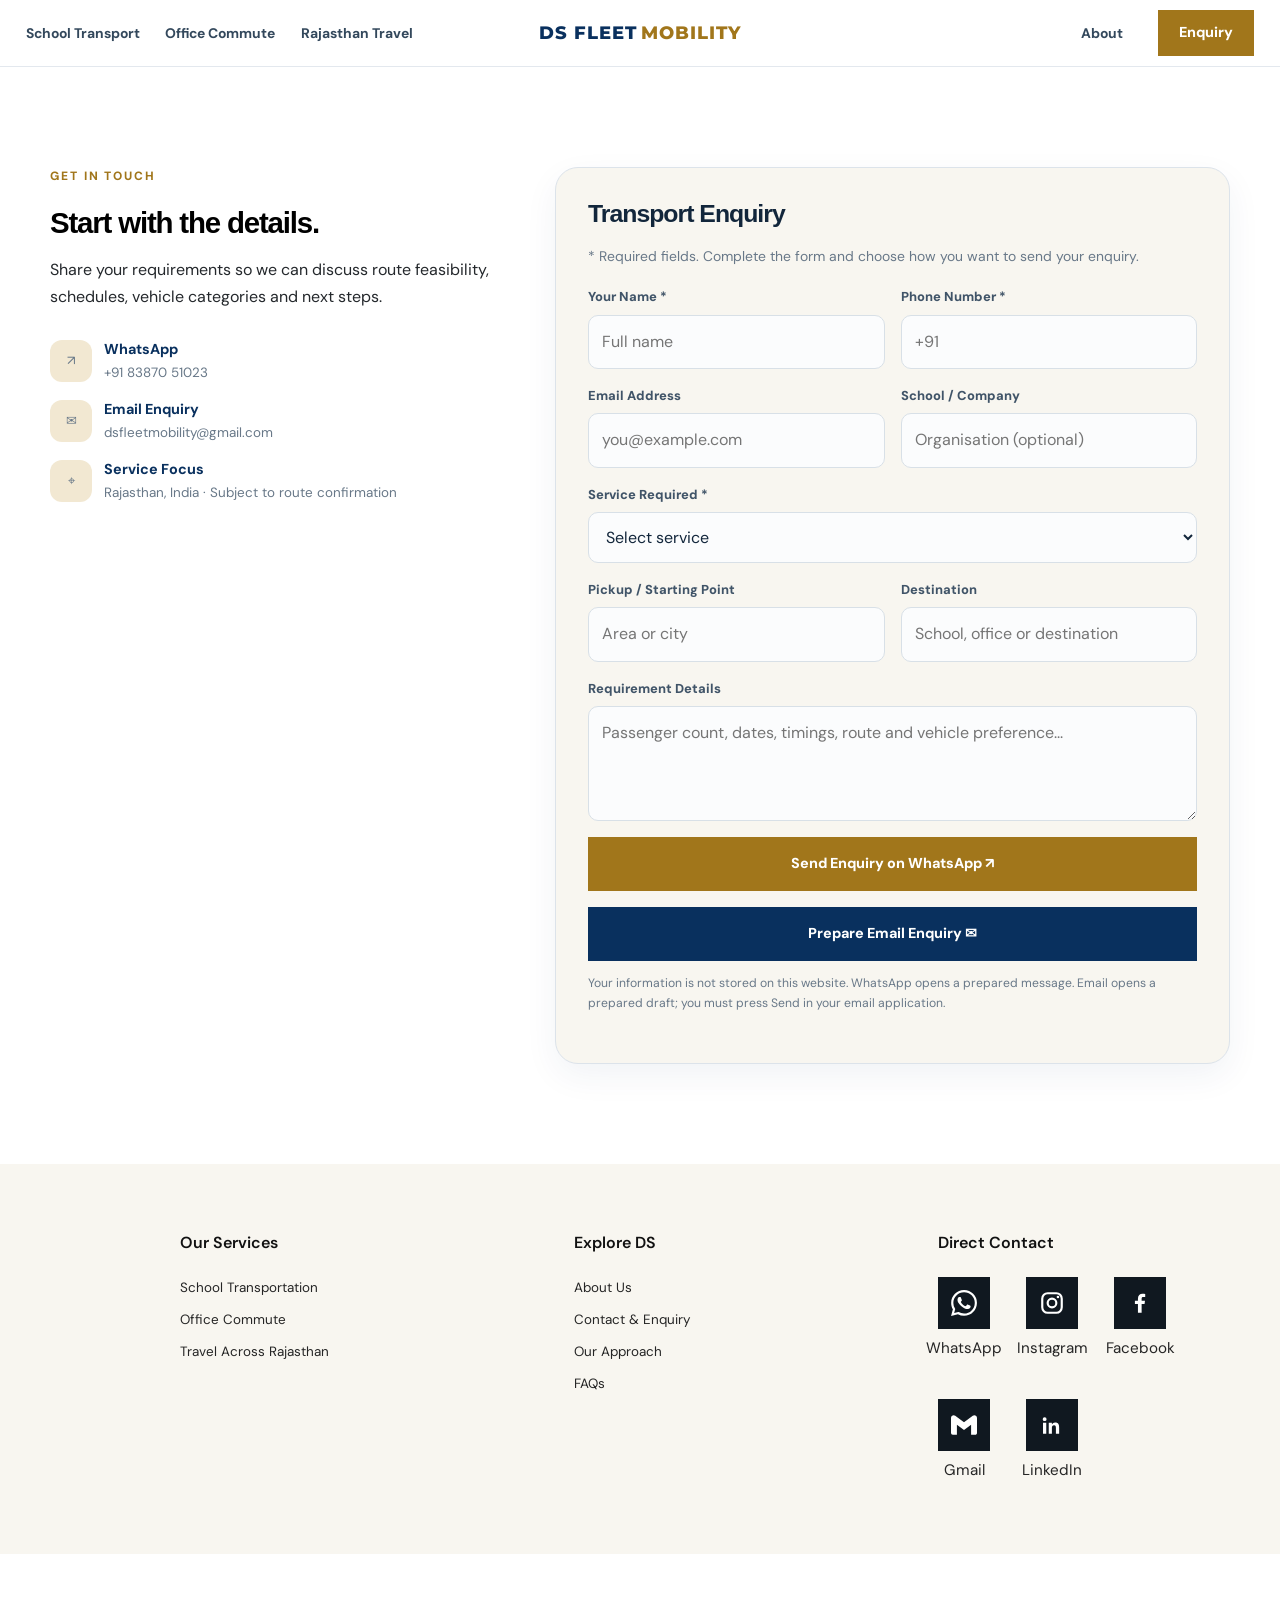
<file: contact.html>
<!doctype html>
<html lang="en">

<head>
    <meta charset="utf-8">
    <meta name="viewport" content="width=device-width,initial-scale=1">
    <meta name="theme-color" content="#09305e">

    <meta name="description"
        content="Contact DS Fleet Mobility or submit an enquiry for school transport, office commute and Rajasthan travel.">

    <title>Contact & Enquiry | DS Fleet Mobility</title>

    <link rel="stylesheet" href="styles.css">
</head>

<body>

    
<header class="header">
    <div class="wrap nav">

        <a class="brand" href="index.html">
            <span class="brand-text">
                <strong class="brand-name">
                    <span class="name-blue">DS FLEET</span>
                    <span class="name-gold">MOBILITY</span>
                </strong>
            </span>
        </a>

        <a href="contact.html" class="btn gold mobile-enquiry">
            Enquiry
        </a>

        <button class="menu"
            aria-label="Open navigation"
            aria-expanded="false">
            ☰
        </button>

        <nav class="navlinks" aria-label="Main navigation">
            <a href="index.html">Home</a>
            <a href="school-transport.html">School Transport</a>
            <a href="office-commute.html">Office Commute</a>
            <a href="rajasthan-travel.html">Rajasthan Travel</a>
            <a href="about.html">About</a>
            <a class="btn gold enquiry-btn" href="contact.html">
                Enquiry
            </a>
        </nav>

    </div>
</header>


    <main>
        <!-- CONTACT AND ENQUIRY FORM -->
        <section class="section">
            <div class="wrap contact-grid">
                <!-- CONTACT DETAILS -->
                <div class="contact-copy">
                    <div class="kicker">
                        Get in touch
                    </div>

                    <h2>Start with the details.</h2>

                    <p>
                        Share your requirements so we can discuss
                        route feasibility, schedules, vehicle
                        categories and next steps.
                    </p>

                    <div class="contact-links">

                        <a class="contact-line"
                           href="https://wa.me/918387051023"
                           target="_blank"
                           rel="noopener">

                            <span class="contact-icon">↗</span>

                            <span>
                                <strong>WhatsApp</strong>
                                <span>+91 83870 51023</span>
                            </span>

                        </a>


                        <a class="contact-line"
                           href="https://mail.google.com/mail/?view=cm&fs=1&to=dsfleetmobility%40gmail.com"
                           target="_blank"
                           rel="noopener">

                            <span class="contact-icon">✉</span>

                            <span>
                                <strong>Email Enquiry</strong>
                                <span>dsfleetmobility@gmail.com</span>
                            </span>

                        </a>


                        <div class="contact-line">

                            <span class="contact-icon">⌖</span>

                            <span>
                                <strong>Service Focus</strong>
                                <span>
                                    Rajasthan, India · Subject to route confirmation
                                </span>
                            </span>

                        </div>

                    </div>



                </div>


                <!-- ENQUIRY FORM -->
                <form class="form" id="enquiry">

                    <h3 style="font-size:1.55rem">
                        Transport Enquiry
                    </h3>

                    <p style="color:var(--muted);font-size:.87rem">
                        * Required fields. Complete the form and choose
                        how you want to send your enquiry.
                    </p>


                    <div class="formgrid">

                        <div class="field">

                            <label for="name">
                                Your Name *
                            </label>

                            <input
                                id="name"
                                name="name"
                                required
                                autocomplete="name"
                                placeholder="Full name">

                        </div>


                        <div class="field">

                            <label for="phone">
                                Phone Number *
                            </label>

                            <input
                                id="phone"
                                name="phone"
                                required
                                type="tel"
                                autocomplete="tel"
                                placeholder="+91">

                        </div>


                        <div class="field">

                            <label for="email">
                                Email Address
                            </label>

                            <input
                                id="email"
                                name="email"
                                type="email"
                                autocomplete="email"
                                placeholder="you@example.com">

                        </div>


                        <div class="field">

                            <label for="organisation">
                                School / Company
                            </label>

                            <input
                                id="organisation"
                                name="organisation"
                                placeholder="Organisation (optional)">

                        </div>


                        <div class="field full">

                            <label for="service">
                                Service Required *
                            </label>

                            <select id="service" name="service" required>

                                <option value="">
                                    Select service
                                </option>

                                <option>
                                    School Student Transport
                                </option>

                                <option>
                                    Corporate & Employee Mobility
                                </option>

                                <option>
                                    Rajasthan & Group Travel
                                </option>

                                <option>
                                    Other / Not Sure
                                </option>

                            </select>

                        </div>


                        <div class="field">

                            <label for="pickup">
                                Pickup / Starting Point
                            </label>

                            <input
                                id="pickup"
                                name="pickup"
                                placeholder="Area or city">

                        </div>


                        <div class="field">

                            <label for="destination">
                                Destination
                            </label>

                            <input
                                id="destination"
                                name="destination"
                                placeholder="School, office or destination">

                        </div>


                        <div class="field full">

                            <label for="details">
                                Requirement Details
                            </label>

                            <textarea
                                id="details"
                                name="details"
                                placeholder="Passenger count, dates, timings, route and vehicle preference..."></textarea>

                        </div>


                        <!-- WHATSAPP BUTTON -->
                        <div class="field full">

                            <button
                                class="btn gold"
                                type="button"
                                id="whatsappSubmit">

                                Send Enquiry on WhatsApp ↗

                            </button>

                        </div>


                        <!-- EMAIL BUTTON -->
                        <div class="field full">

                            <button
                                class="btn blue"
                                type="button"
                                id="emailSubmit">

                                Prepare Email Enquiry ✉

                            </button>

                        </div>

                    </div>


                    <p class="notice" id="formnotice" role="status">
                        Your information is not stored on this website.
                        WhatsApp opens a prepared message. Email opens
                        a prepared draft; you must press Send in your
                        email application.
                    </p>

                </form>

            </div>

        </section>

    </main>


   <footer>
    <div class="wrap">
        <div class="footergrid">



            <!-- COLUMN 2 -->
            <div class="footcol">
                <h4>Our Services</h4>
                <a href="school-transport.html">School Transportation</a>
                <a href="office-commute.html">Office Commute</a>
                <a href="rajasthan-travel.html">Travel Across Rajasthan</a>
            </div>

            <!-- COLUMN 3 -->
            <div class="footcol">
                <h4>Explore DS</h4>
                <a href="about.html">About Us</a>
                <a href="contact.html">Contact &amp; Enquiry</a>
                <a href="index.html#approach">Our Approach</a>
                <a href="index.html#faq">FAQs</a>
            </div>

            <!-- COLUMN 4: JOIN THE CONVERSATION -->
            <div class="footcol footer-social-column">
                <h4>Direct Contact</h4>

                <div class="footer-social-list">

                    <!-- Row 1: WhatsApp -->
                    <a class="footer-social-link whatsapp"
                       href="https://wa.me/918387051023"
                       target="_blank" rel="noopener"
                       aria-label="Contact DS Fleet Mobility on WhatsApp">
                        <span class="footer-social-icon" aria-hidden="true">
                            <svg viewBox="0 0 24 24" fill="currentColor">
                                <path d="M17.472 14.382c-.297-.149-1.758-.867-2.03-.967-.273-.099-.471-.148-.67.15-.197.297-.767.966-.94 1.164-.173.199-.347.223-.644.075-.297-.15-1.255-.463-2.39-1.475-.883-.788-1.48-1.761-1.653-2.059-.173-.297-.018-.458.13-.606.134-.133.298-.347.446-.52.149-.174.198-.298.298-.497.099-.198.05-.371-.025-.52-.075-.149-.669-1.612-.916-2.207-.242-.579-.487-.5-.669-.51-.173-.008-.371-.01-.57-.01-.198 0-.52.074-.792.372-.272.297-1.04 1.016-1.04 2.479 0 1.462 1.065 2.875 1.213 3.074.149.198 2.096 3.2 5.077 4.487.709.306 1.262.489 1.694.625.712.227 1.36.195 1.871.118.571-.085 1.758-.719 2.006-1.413.248-.694.248-1.289.173-1.413-.074-.124-.272-.198-.57-.347m-5.421 7.403h-.004a9.87 9.87 0 0 1-5.031-1.378l-.361-.214-3.741.982.998-3.648-.235-.374a9.86 9.86 0 0 1-1.51-5.26c.001-5.45 4.436-9.884 9.888-9.884 2.64 0 5.122 1.03 6.988 2.898a9.825 9.825 0 0 1 2.893 6.994c-.003 5.45-4.437 9.884-9.885 9.884m8.413-18.297A11.815 11.815 0 0 0 12.05 0C5.495 0 .16 5.335.157 11.892c0 2.096.547 4.142 1.588 5.945L.057 24l6.305-1.654a11.882 11.882 0 0 0 5.683 1.448h.005c6.554 0 11.89-5.335 11.893-11.893a11.821 11.821 0 0 0-3.48-8.413Z"/>
                            </svg>
                        </span>
                        <span>WhatsApp</span>
                    </a>

                    <!-- Row 1: Instagram -->
                    <a class="footer-social-link instagram"
           href="https://www.instagram.com/ds_fleet_mobility/"
           target="_blank"
           rel="noopener">

            <span class="footer-social-icon" aria-hidden="true">
                <svg viewBox="0 0 24 24">
                    <rect x="3" y="3" width="18" height="18"
                          rx="5" fill="none"
                          stroke="currentColor" stroke-width="2"/>
                    <circle cx="12" cy="12" r="4"
                            fill="none"
                            stroke="currentColor" stroke-width="2"/>
                    <circle cx="17.5" cy="6.5" r="1.2"
                            fill="currentColor"/>
                </svg>
            </span>

            <span>Instagram</span>
        </a>

                    <!-- Row 1: Facebook -->
                    <a class="footer-social-link facebook"
                       href="https://www.facebook.com/DSFleetMobility/"
                       target="_blank" rel="noopener">
                        <span class="footer-social-icon" aria-hidden="true">
                            <svg viewBox="0 0 24 24">
                                <path fill="currentColor" d="M13.5 21v-8h2.7l.4-3.1h-3.1V8c0-.9.3-1.5 1.6-1.5h1.7V3.7c-.8-.1-1.6-.2-2.5-.2-2.5 0-4.2 1.5-4.2 4.3v2.1H7.3V13h2.8v8z"/>
                            </svg>
                        </span>
                        <span>Facebook</span>
                    </a>

                    <!-- Row 2: Gmail (white M normally, colour M on hover) -->
                    <a class="footer-social-link gmail"
                       href="https://mail.google.com/mail/?view=cm&amp;fs=1&amp;to=dsfleetmobility@gmail.com"
                       target="_blank" rel="noopener"
                       aria-label="Email DS Fleet Mobility">
                        <span class="footer-social-icon" aria-hidden="true">
                            <!-- default: single colour -->
                            <svg class="icon-mono" viewBox="0 0 24 24" fill="currentColor">
                                <path d="M24 5.457v13.909c0 .904-.732 1.636-1.636 1.636h-3.819V11.73L12 16.64l-6.545-4.91v9.273H1.636A1.636 1.636 0 0 1 0 19.366V5.457c0-2.023 2.309-3.178 3.927-1.964L5.455 4.64 12 9.548l6.545-4.91 1.528-1.145C21.69 2.28 24 3.434 24 5.457z"/>
                            </svg>
                            <!-- hover: official multicolour M -->
                            <svg class="icon-color" viewBox="0 0 24 18" xmlns="http://www.w3.org/2000/svg">
                                <path fill="#4285F4" d="M0 6l5 3.8V18H1.6A1.6 1.6 0 0 1 0 16.4z"/>
                                <path fill="#34A853" d="M24 6l-5 3.8V18h3.4a1.6 1.6 0 0 0 1.6-1.6z"/>
                                <path fill="#C5221F" d="M0 3.2C0 1 2.5-.3 4.2.9L5 1.6v8.2L0 6z"/>
                                <path fill="#FBBC04" d="M24 3.2C24 1 21.5-.3 19.8.9L19 1.6v8.2L24 6z"/>
                                <path fill="#EA4335" d="M5 1.6l7 5.6 7-5.6v4.4l-7 5.6-7-5.6z"/>
                            </svg>
                        </span>
                        <span>Gmail</span>
                    </a>

                    <!-- Row 2: LinkedIn -->
                    <a class="footer-social-link linkedin"
                       href="https://www.linkedin.com/in/dsfleetmobility/"
                       target="_blank" rel="noopener">
                        <span class="footer-social-icon" aria-hidden="true">
                            <svg viewBox="0 0 24 24">
                                <path fill="currentColor" d="M5.2 8.4a1.8 1.8 0 1 0 0-3.6 1.8 1.8 0 0 0 0 3.6M3.7 10h3v10h-3zM9 10h2.9v1.4h.1a3.2 3.2 0 0 1 2.9-1.6c3.1 0 3.7 2 3.7 4.6V20h-3v-5c0-1.2 0-2.7-1.7-2.7s-2 1.3-2 2.6V20H9z"/>
                            </svg>
                        </span>
                        <span>LinkedIn</span>
                    </a>

                </div>
            </div>

        </div>
    </div>
</footer>

<!-- BOTTOM BRAND SIGNATURE -->
<section class="brand-signature" aria-label="DS Fleet Mobility brand">

    <img
        src="assets/ds-fleet-mobility-logo.png"
        alt="DS Fleet Mobility"
    >


</section>


  


    <script src="script.js"></script>

    <!-- ENQUIRY ACTIONS -->
    <script>

        const enquiryForm = document.getElementById("enquiry");
        const whatsappButton = document.getElementById("whatsappSubmit");
        const emailButton = document.getElementById("emailSubmit");
        const formNotice = document.getElementById("formnotice");

        function getEnquiryDetails() {

            const formData = new FormData(enquiryForm);

            return [
                "DS FLEET MOBILITY - TRANSPORT ENQUIRY",
                "",
                "Name: " + (formData.get("name") || ""),
                "Phone: " + (formData.get("phone") || ""),
                "Email: " + (formData.get("email") || "Not provided"),
                "School / Company: " + (formData.get("organisation") || "Not provided"),
                "Service: " + (formData.get("service") || ""),
                "Pickup: " + (formData.get("pickup") || "Not provided"),
                "Destination: " + (formData.get("destination") || "Not provided"),
                "",
                "Requirement Details:",
                formData.get("details") || "Not provided"
            ].join("\n");

        }


        whatsappButton.addEventListener("click", function () {

            if (!enquiryForm.reportValidity()) {
                return;
            }

            const message = getEnquiryDetails();

            const whatsappURL =
                "https://wa.me/918387051023?text=" +
                encodeURIComponent(message);

            window.open(whatsappURL, "_blank", "noopener");

            formNotice.textContent =
                "WhatsApp opened with your enquiry details. Review the message and press Send.";

        });


        emailButton.addEventListener("click", function () {

            if (!enquiryForm.reportValidity()) {
                return;
            }

            const formData = new FormData(enquiryForm);

            const subject =
                "DS Fleet Mobility - " +
                formData.get("service") +
                " Enquiry";

            const body = getEnquiryDetails();

            const gmailURL =
                "https://mail.google.com/mail/?view=cm&fs=1" +
                "&to=dsfleetmobility%40gmail.com" +
                "&su=" + encodeURIComponent(subject) +
                "&body=" + encodeURIComponent(body);

            window.open(gmailURL, "_blank", "noopener");

            formNotice.textContent =
                "Gmail opened with your enquiry details. Please review the draft and press Send.";

        });

    </script>

</body>
</html>
</file>
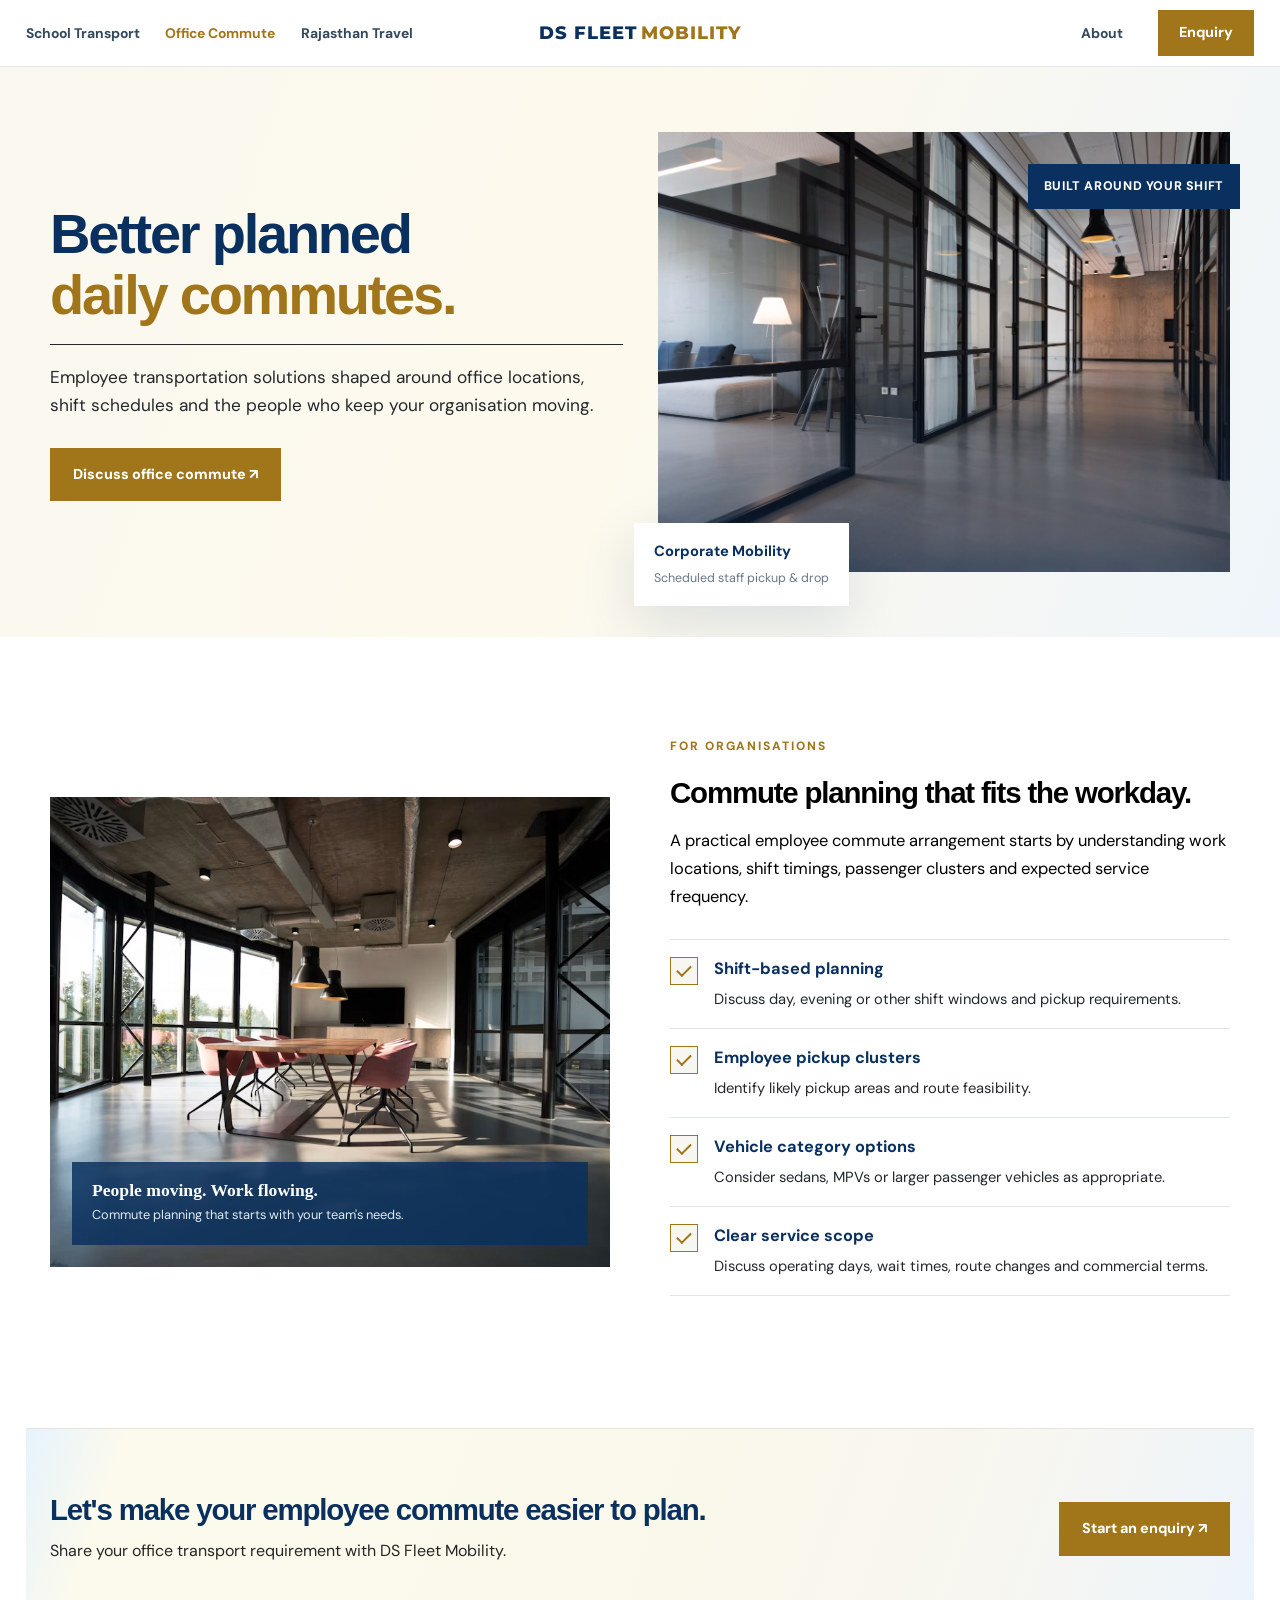
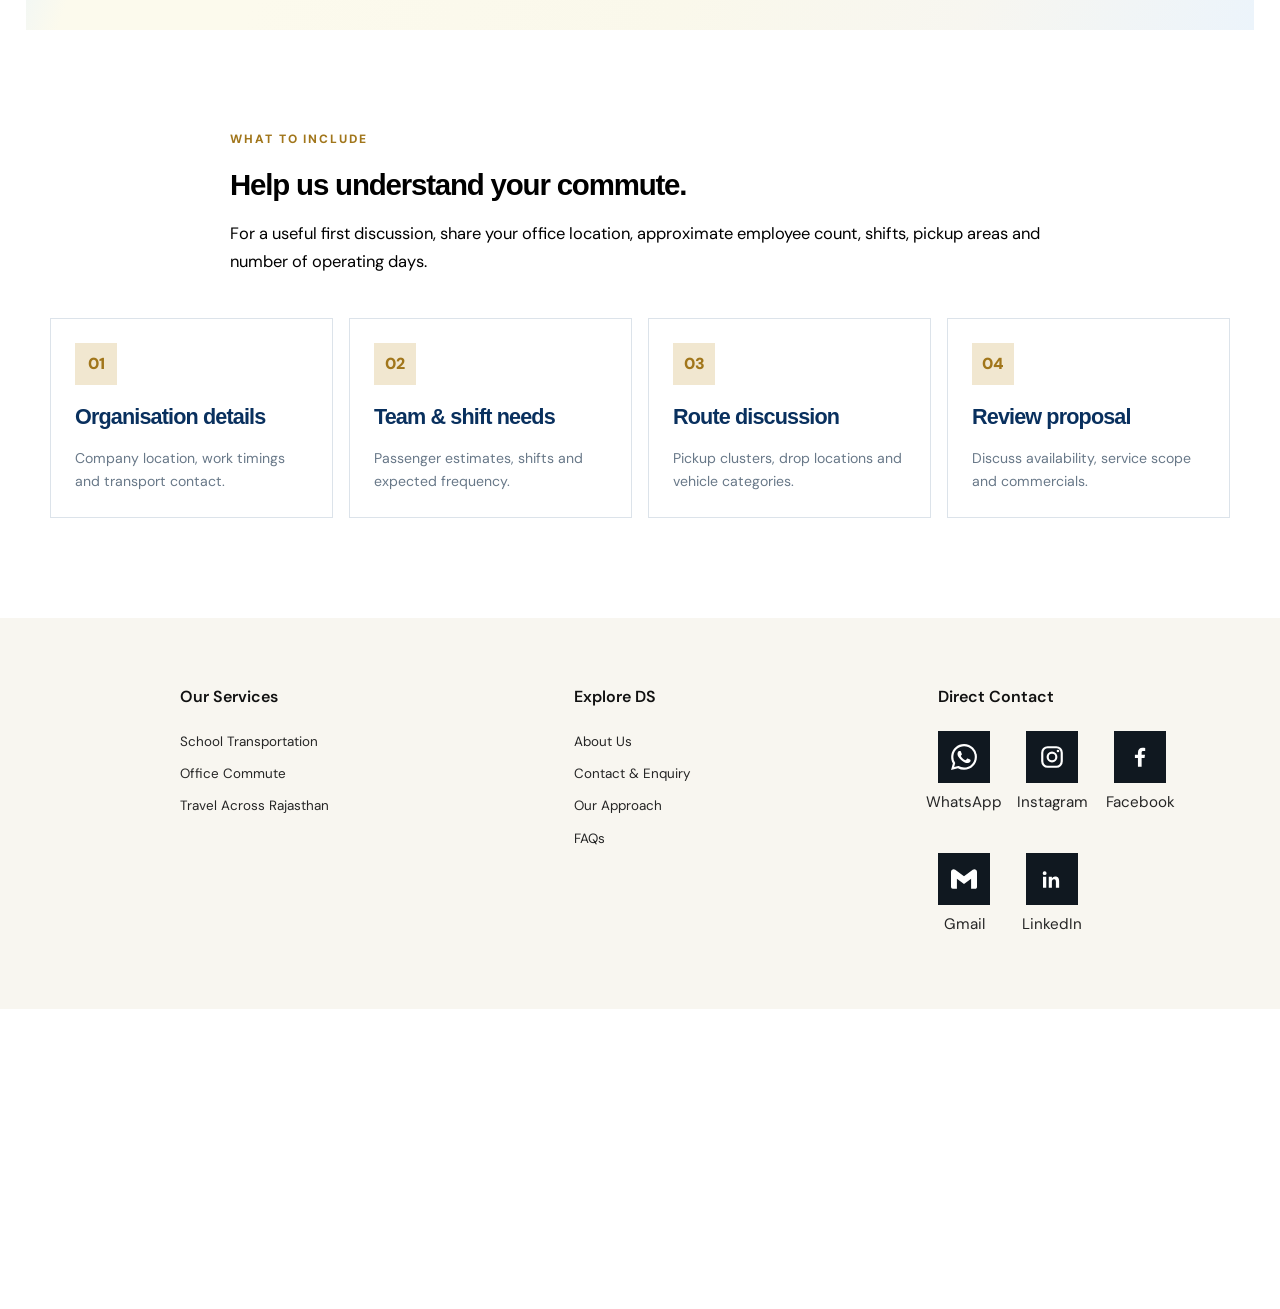
<file: office-commute.html>
<!doctype html><html lang="en"><head><meta charset="utf-8"><meta name="viewport" content="width=device-width,initial-scale=1"><meta name="theme-color" content="#09305e"><meta name="description" content="Corporate employee pickup and drop commute planning by DS Fleet Mobility."><title>Office Commute | DS Fleet Mobility</title><link rel="stylesheet" href="styles.css"></head><body><div class="microbar"><div class="wrap"><span>DS FLEET MOBILITY <b>· MOVING PEOPLE. MOVING FORWARD.</b></span><span>Rajasthan, India &nbsp; | &nbsp; Enquiries: +91 83870 51023</span></div></div>

<header class="header">
    <div class="wrap nav">

        <a class="brand" href="index.html">
            <span class="brand-text">
                <strong class="brand-name">
                    <span class="name-blue">DS FLEET</span>
                    <span class="name-gold">MOBILITY</span>
                </strong>
            </span>
        </a>

        <a href="contact.html" class="btn gold mobile-enquiry">
            Enquiry
        </a>

        <button class="menu"
            aria-label="Open navigation"
            aria-expanded="false">
            ☰
        </button>

        <nav class="navlinks" aria-label="Main navigation">
            <a href="index.html">Home</a>
            <a href="school-transport.html">School Transport</a>
            <a class="active" href="office-commute.html">Office Commute</a>
            <a href="rajasthan-travel.html">Rajasthan Travel</a>
            <a href="about.html">About</a>

            <a class="btn gold enquiry-btn" href="contact.html">
                Enquiry
            </a>
        </nav>

    </div>
</header><main><section class="hero"><div class="wrap hero-grid"><div><h1>Better planned<br><em>daily commutes.</em></h1><p>Employee transportation solutions shaped around office locations, shift schedules and the people who keep your organisation moving.</p><div class="actions"><a class="btn gold" href="contact.html" data-service="Corporate & Employee Mobility">Discuss office commute ↗</a></div></div><div class="hero-art"><div class="hero-photo"><img src="assets\office1.avif" alt="Modern workplace"></div><div class="floating"><strong>Corporate Mobility</strong><span>Scheduled staff pickup & drop</span></div><div class="float-tag">BUILT AROUND YOUR SHIFT</div></div></div></section>
<section class="section"><div class="wrap split"><div class="photo"><img src="assets\office2.avif" alt="Office meeting area"><div class="photo-caption"><strong>People moving. Work flowing.</strong><span>Commute planning that starts with your team's needs.</span></div></div><div><div class="kicker">For organisations</div><h2>Commute planning that fits the workday.</h2><p style="color:var(--muted)">A practical employee commute arrangement starts by understanding work locations, shift timings, passenger clusters and expected service frequency.</p><div class="featurelist"><div class="feature"><span class="check">✓</span><div><strong>Shift-based planning</strong><span>Discuss day, evening or other shift windows and pickup requirements.</span></div></div><div class="feature"><span class="check">✓</span><div><strong>Employee pickup clusters</strong><span>Identify likely pickup areas and route feasibility.</span></div></div><div class="feature"><span class="check">✓</span><div><strong>Vehicle category options</strong><span>Consider sedans, MPVs or larger passenger vehicles as appropriate.</span></div></div><div class="feature"><span class="check">✓</span><div><strong>Clear service scope</strong><span>Discuss operating days, wait times, route changes and commercial terms.</span></div></div></div></div></div></section>
<section class="band"><div class="wrap band-inner"><div><h2>Let's make your employee commute easier to plan.</h2><p>Share your office transport requirement with DS Fleet Mobility.</p></div><a class="btn gold" href="contact.html" data-service="Corporate & Employee Mobility">Start an enquiry ↗</a></div></section>
<section class="section soft"><div class="wrap section-head"><div class="kicker">What to include</div><h2>Help us understand your commute.</h2><p>For a useful first discussion, share your office location, approximate employee count, shifts, pickup areas and number of operating days.</p></div><div class="wrap steps"><article class="step"><div class="stepnum">01</div><h3>Organisation details</h3><p>Company location, work timings and transport contact.</p></article><article class="step"><div class="stepnum">02</div><h3>Team & shift needs</h3><p>Passenger estimates, shifts and expected frequency.</p></article><article class="step"><div class="stepnum">03</div><h3>Route discussion</h3><p>Pickup clusters, drop locations and vehicle categories.</p></article><article class="step"><div class="stepnum">04</div><h3>Review proposal</h3><p>Discuss availability, service scope and commercials.</p></article></div></section>
</main><footer>
    <div class="wrap">
        <div class="footergrid">



            <!-- COLUMN 2 -->
            <div class="footcol">
                <h4>Our Services</h4>
                <a href="school-transport.html">School Transportation</a>
                <a href="office-commute.html">Office Commute</a>
                <a href="rajasthan-travel.html">Travel Across Rajasthan</a>
            </div>

            <!-- COLUMN 3 -->
            <div class="footcol">
                <h4>Explore DS</h4>
                <a href="about.html">About Us</a>
                <a href="contact.html">Contact &amp; Enquiry</a>
                <a href="index.html#approach">Our Approach</a>
                <a href="index.html#faq">FAQs</a>
            </div>

            <!-- COLUMN 4: JOIN THE CONVERSATION -->
            <div class="footcol footer-social-column">
                <h4>Direct Contact</h4>

                <div class="footer-social-list">

                    <!-- Row 1: WhatsApp -->
                    <a class="footer-social-link whatsapp"
                       href="https://wa.me/918387051023"
                       target="_blank" rel="noopener"
                       aria-label="Contact DS Fleet Mobility on WhatsApp">
                        <span class="footer-social-icon" aria-hidden="true">
                            <svg viewBox="0 0 24 24" fill="currentColor">
                                <path d="M17.472 14.382c-.297-.149-1.758-.867-2.03-.967-.273-.099-.471-.148-.67.15-.197.297-.767.966-.94 1.164-.173.199-.347.223-.644.075-.297-.15-1.255-.463-2.39-1.475-.883-.788-1.48-1.761-1.653-2.059-.173-.297-.018-.458.13-.606.134-.133.298-.347.446-.52.149-.174.198-.298.298-.497.099-.198.05-.371-.025-.52-.075-.149-.669-1.612-.916-2.207-.242-.579-.487-.5-.669-.51-.173-.008-.371-.01-.57-.01-.198 0-.52.074-.792.372-.272.297-1.04 1.016-1.04 2.479 0 1.462 1.065 2.875 1.213 3.074.149.198 2.096 3.2 5.077 4.487.709.306 1.262.489 1.694.625.712.227 1.36.195 1.871.118.571-.085 1.758-.719 2.006-1.413.248-.694.248-1.289.173-1.413-.074-.124-.272-.198-.57-.347m-5.421 7.403h-.004a9.87 9.87 0 0 1-5.031-1.378l-.361-.214-3.741.982.998-3.648-.235-.374a9.86 9.86 0 0 1-1.51-5.26c.001-5.45 4.436-9.884 9.888-9.884 2.64 0 5.122 1.03 6.988 2.898a9.825 9.825 0 0 1 2.893 6.994c-.003 5.45-4.437 9.884-9.885 9.884m8.413-18.297A11.815 11.815 0 0 0 12.05 0C5.495 0 .16 5.335.157 11.892c0 2.096.547 4.142 1.588 5.945L.057 24l6.305-1.654a11.882 11.882 0 0 0 5.683 1.448h.005c6.554 0 11.89-5.335 11.893-11.893a11.821 11.821 0 0 0-3.48-8.413Z"/>
                            </svg>
                        </span>
                        <span>WhatsApp</span>
                    </a>

                    <!-- Row 1: Instagram -->
                    <a class="footer-social-link instagram"
           href="https://www.instagram.com/ds_fleet_mobility/"
           target="_blank"
           rel="noopener">

            <span class="footer-social-icon" aria-hidden="true">
                <svg viewBox="0 0 24 24">
                    <rect x="3" y="3" width="18" height="18"
                          rx="5" fill="none"
                          stroke="currentColor" stroke-width="2"/>
                    <circle cx="12" cy="12" r="4"
                            fill="none"
                            stroke="currentColor" stroke-width="2"/>
                    <circle cx="17.5" cy="6.5" r="1.2"
                            fill="currentColor"/>
                </svg>
            </span>

            <span>Instagram</span>
        </a>

                    <!-- Row 1: Facebook -->
                    <a class="footer-social-link facebook"
                       href="https://www.facebook.com/DSFleetMobility/"
                       target="_blank" rel="noopener">
                        <span class="footer-social-icon" aria-hidden="true">
                            <svg viewBox="0 0 24 24">
                                <path fill="currentColor" d="M13.5 21v-8h2.7l.4-3.1h-3.1V8c0-.9.3-1.5 1.6-1.5h1.7V3.7c-.8-.1-1.6-.2-2.5-.2-2.5 0-4.2 1.5-4.2 4.3v2.1H7.3V13h2.8v8z"/>
                            </svg>
                        </span>
                        <span>Facebook</span>
                    </a>

                    <!-- Row 2: Gmail (white M normally, colour M on hover) -->
                    <a class="footer-social-link gmail"
                       href="https://mail.google.com/mail/?view=cm&amp;fs=1&amp;to=dsfleetmobility@gmail.com"
                       target="_blank" rel="noopener"
                       aria-label="Email DS Fleet Mobility">
                        <span class="footer-social-icon" aria-hidden="true">
                            <!-- default: single colour -->
                            <svg class="icon-mono" viewBox="0 0 24 24" fill="currentColor">
                                <path d="M24 5.457v13.909c0 .904-.732 1.636-1.636 1.636h-3.819V11.73L12 16.64l-6.545-4.91v9.273H1.636A1.636 1.636 0 0 1 0 19.366V5.457c0-2.023 2.309-3.178 3.927-1.964L5.455 4.64 12 9.548l6.545-4.91 1.528-1.145C21.69 2.28 24 3.434 24 5.457z"/>
                            </svg>
                            <!-- hover: official multicolour M -->
                            <svg class="icon-color" viewBox="0 0 24 18" xmlns="http://www.w3.org/2000/svg">
                                <path fill="#4285F4" d="M0 6l5 3.8V18H1.6A1.6 1.6 0 0 1 0 16.4z"/>
                                <path fill="#34A853" d="M24 6l-5 3.8V18h3.4a1.6 1.6 0 0 0 1.6-1.6z"/>
                                <path fill="#C5221F" d="M0 3.2C0 1 2.5-.3 4.2.9L5 1.6v8.2L0 6z"/>
                                <path fill="#FBBC04" d="M24 3.2C24 1 21.5-.3 19.8.9L19 1.6v8.2L24 6z"/>
                                <path fill="#EA4335" d="M5 1.6l7 5.6 7-5.6v4.4l-7 5.6-7-5.6z"/>
                            </svg>
                        </span>
                        <span>Gmail</span>
                    </a>

                    <!-- Row 2: LinkedIn -->
                    <a class="footer-social-link linkedin"
                       href="https://www.linkedin.com/in/dsfleetmobility/"
                       target="_blank" rel="noopener">
                        <span class="footer-social-icon" aria-hidden="true">
                            <svg viewBox="0 0 24 24">
                                <path fill="currentColor" d="M5.2 8.4a1.8 1.8 0 1 0 0-3.6 1.8 1.8 0 0 0 0 3.6M3.7 10h3v10h-3zM9 10h2.9v1.4h.1a3.2 3.2 0 0 1 2.9-1.6c3.1 0 3.7 2 3.7 4.6V20h-3v-5c0-1.2 0-2.7-1.7-2.7s-2 1.3-2 2.6V20H9z"/>
                            </svg>
                        </span>
                        <span>LinkedIn</span>
                    </a>

                </div>
            </div>

        </div>
    </div>
</footer>

<!-- BOTTOM BRAND SIGNATURE -->
<section class="brand-signature" aria-label="DS Fleet Mobility brand">

    <img
        src="assets/ds-fleet-mobility-logo.png"
        alt="DS Fleet Mobility"
    >

<script src="script.js"></script></body></html>
</file>
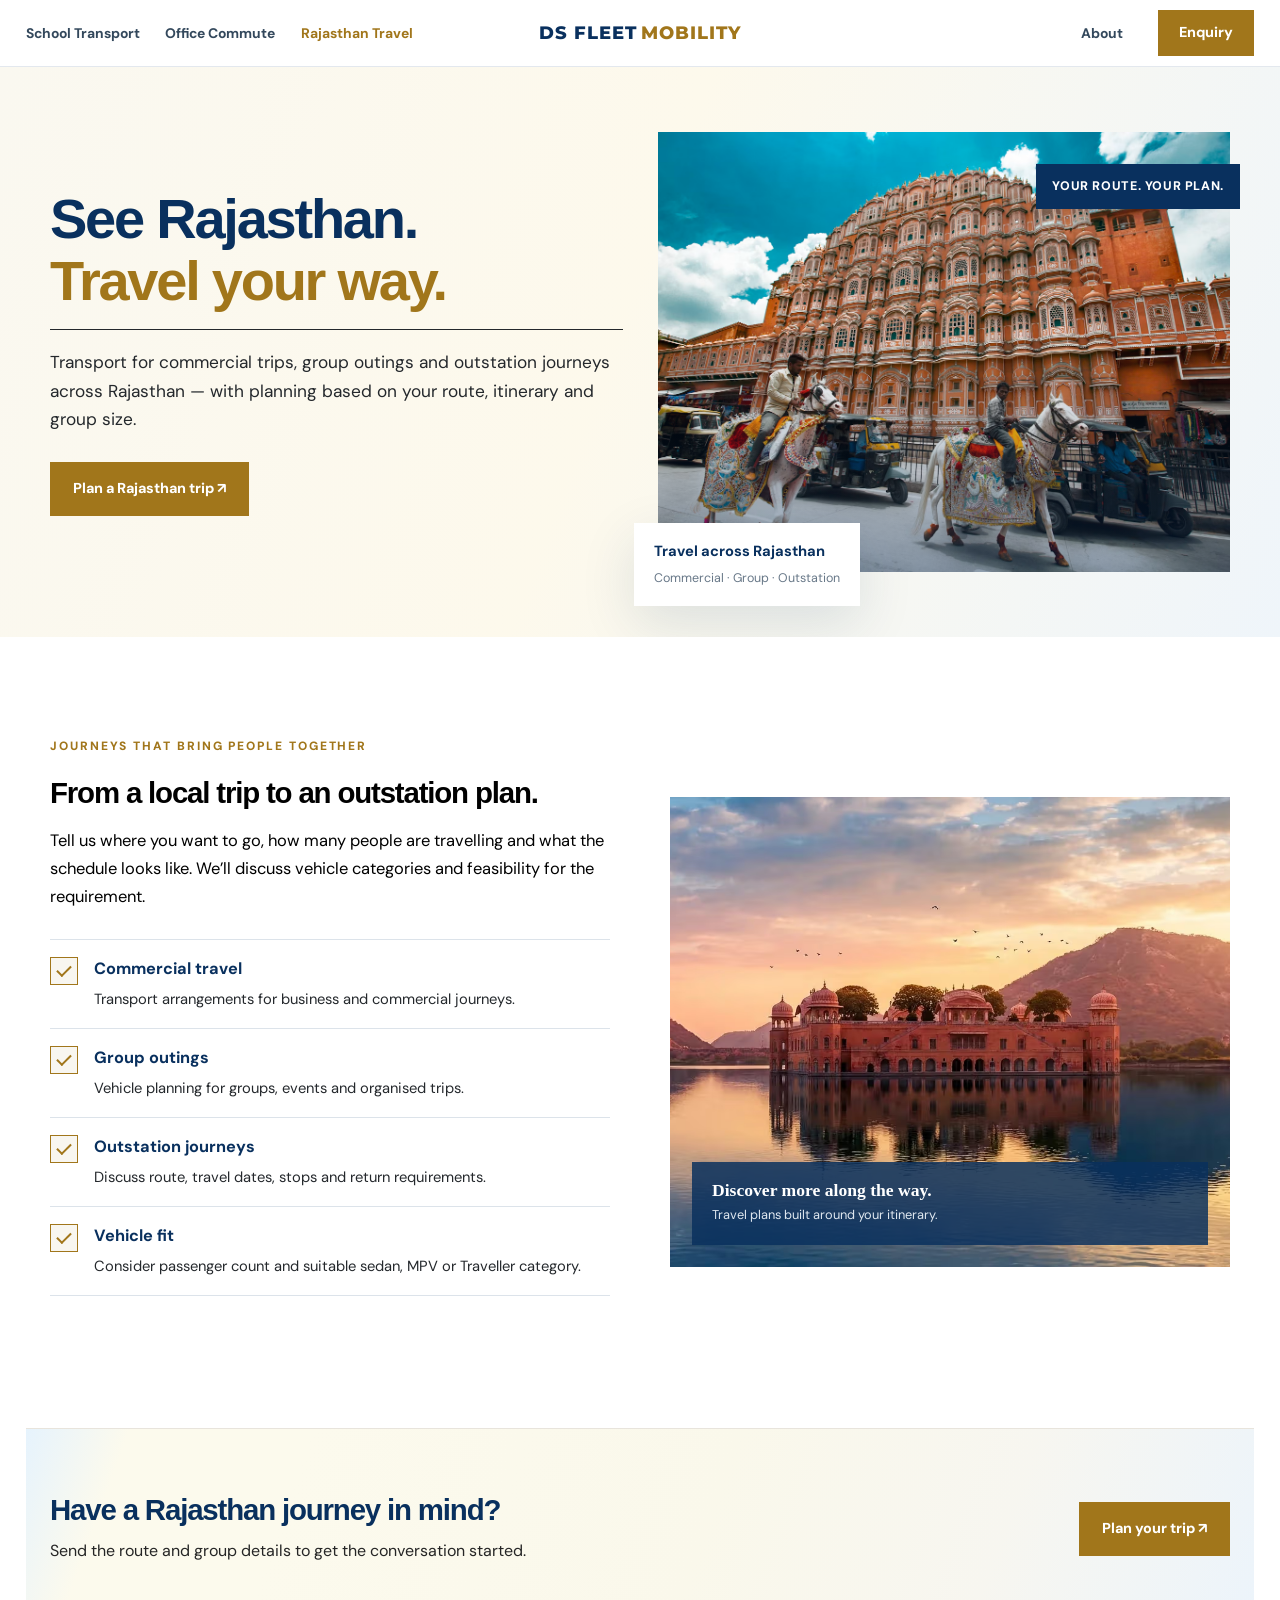
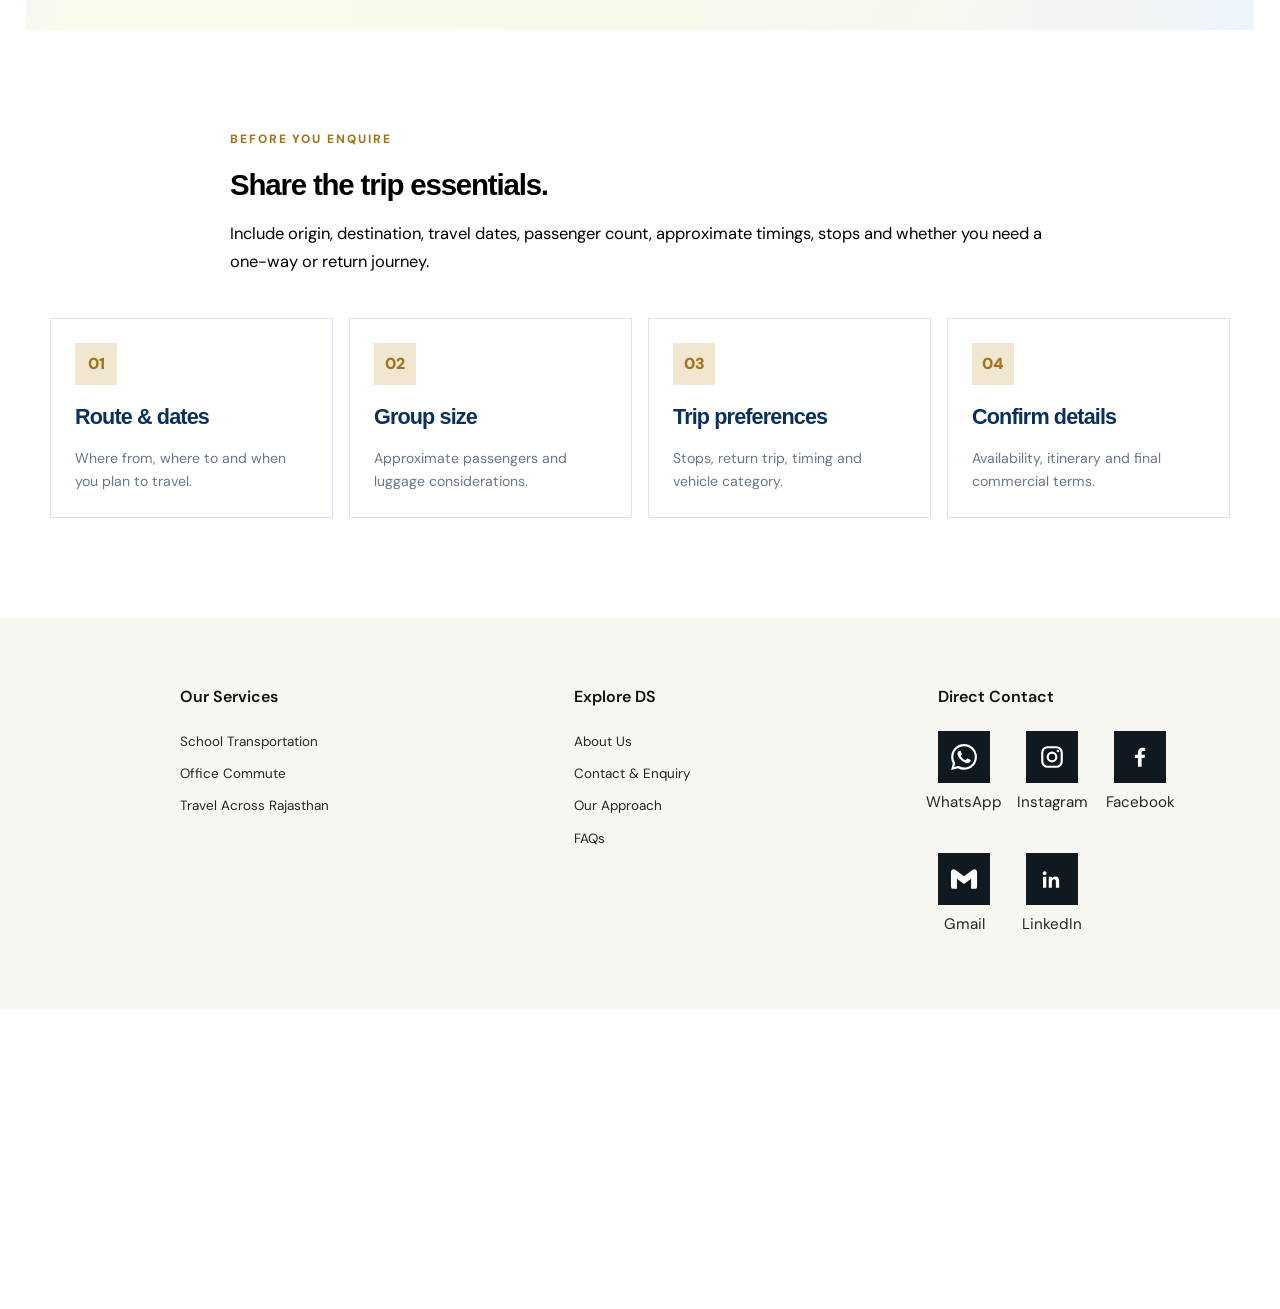
<file: rajasthan-travel.html>
<!doctype html><html lang="en"><head><meta charset="utf-8"><meta name="viewport" content="width=device-width,initial-scale=1"><meta name="theme-color" content="#09305e"><meta name="description" content="Commercial, group and outstation travel enquiries across Rajasthan by DS Fleet Mobility."><title>Travel Across Rajasthan | DS Fleet Mobility</title><link rel="stylesheet" href="styles.css"></head><body><div class="microbar"><div class="wrap"><span>DS FLEET MOBILITY <b>· MOVING PEOPLE. MOVING FORWARD.</b></span><span>Rajasthan, India &nbsp; | &nbsp; Enquiries: +91 83870 51023</span></div></div>

<header class="header">
    <div class="wrap nav">

        <a class="brand" href="index.html">
            <span class="brand-text">
                <strong class="brand-name">
                    <span class="name-blue">DS FLEET</span>
                    <span class="name-gold">MOBILITY</span>
                </strong>
            </span>
        </a>

        <a href="contact.html" class="btn gold mobile-enquiry">
            Enquiry
        </a>

        <button class="menu"
            aria-label="Open navigation"
            aria-expanded="false">
            ☰
        </button>

        <nav class="navlinks" aria-label="Main navigation">
            <a href="index.html">Home</a>
            <a href="school-transport.html">School Transport</a>
            <a href="office-commute.html">Office Commute</a>
            <a class="active" href="rajasthan-travel.html">Rajasthan Travel</a>
           <a href="about.html">About</a>

            <a class="btn gold enquiry-btn" href="contact.html">
                Enquiry
            </a>
        </nav>

    </div>
</header><main><section class="hero"><div class="wrap hero-grid"><div><h1>See Rajasthan.<br><em>Travel your way.</em></h1><p>Transport for commercial trips, group outings and outstation journeys across Rajasthan — with planning based on your route, itinerary and group size.</p><div class="actions"><a class="btn gold" href="contact.html" data-service="Rajasthan & Group Travel">Plan a Rajasthan trip ↗</a></div></div><div class="hero-art"><div class="hero-photo"><img src="assets\hawa.avif" alt="Historic architecture in Rajasthan"></div><div class="floating"><strong>Travel across Rajasthan</strong><span>Commercial · Group · Outstation</span></div><div class="float-tag">YOUR ROUTE. YOUR PLAN.</div></div></div></section>
<section class="section"><div class="wrap split"><div><div class="kicker">Journeys that bring people together</div><h2>From a local trip to an outstation plan.</h2><p style="color:var(--muted)">Tell us where you want to go, how many people are travelling and what the schedule looks like. We’ll discuss vehicle categories and feasibility for the requirement.</p><div class="featurelist"><div class="feature"><span class="check">✓</span><div><strong>Commercial travel</strong><span>Transport arrangements for business and commercial journeys.</span></div></div><div class="feature"><span class="check">✓</span><div><strong>Group outings</strong><span>Vehicle planning for groups, events and organised trips.</span></div></div><div class="feature"><span class="check">✓</span><div><strong>Outstation journeys</strong><span>Discuss route, travel dates, stops and return requirements.</span></div></div><div class="feature"><span class="check">✓</span><div><strong>Vehicle fit</strong><span>Consider passenger count and suitable sedan, MPV or Traveller category.</span></div></div></div></div><div class="photo"><img src="assets\jal-mahal.avif" alt="Rajasthan travel destination"><div class="photo-caption"><strong>Discover more along the way.</strong><span>Travel plans built around your itinerary.</span></div></div></div></section>
<section class="band"><div class="wrap band-inner"><div><h2>Have a Rajasthan journey in mind?</h2><p>Send the route and group details to get the conversation started.</p></div><a class="btn gold" href="contact.html" data-service="Rajasthan & Group Travel">Plan your trip ↗</a></div></section>
<section class="section soft"><div class="wrap section-head"><div class="kicker">Before you enquire</div><h2>Share the trip essentials.</h2><p>Include origin, destination, travel dates, passenger count, approximate timings, stops and whether you need a one-way or return journey.</p></div><div class="wrap steps"><article class="step"><div class="stepnum">01</div><h3>Route & dates</h3><p>Where from, where to and when you plan to travel.</p></article><article class="step"><div class="stepnum">02</div><h3>Group size</h3><p>Approximate passengers and luggage considerations.</p></article><article class="step"><div class="stepnum">03</div><h3>Trip preferences</h3><p>Stops, return trip, timing and vehicle category.</p></article><article class="step"><div class="stepnum">04</div><h3>Confirm details</h3><p>Availability, itinerary and final commercial terms.</p></article></div></section>
</main><footer>
    <div class="wrap">
        <div class="footergrid">



            <!-- COLUMN 2 -->
            <div class="footcol">
                <h4>Our Services</h4>
                <a href="school-transport.html">School Transportation</a>
                <a href="office-commute.html">Office Commute</a>
                <a href="rajasthan-travel.html">Travel Across Rajasthan</a>
            </div>

            <!-- COLUMN 3 -->
            <div class="footcol">
                <h4>Explore DS</h4>
                <a href="about.html">About Us</a>
                <a href="contact.html">Contact &amp; Enquiry</a>
                <a href="index.html#approach">Our Approach</a>
                <a href="index.html#faq">FAQs</a>
            </div>

            <!-- COLUMN 4: JOIN THE CONVERSATION -->
            <div class="footcol footer-social-column">
                <h4>Direct Contact</h4>

                <div class="footer-social-list">

                    <!-- Row 1: WhatsApp -->
                    <a class="footer-social-link whatsapp"
                       href="https://wa.me/918387051023"
                       target="_blank" rel="noopener"
                       aria-label="Contact DS Fleet Mobility on WhatsApp">
                        <span class="footer-social-icon" aria-hidden="true">
                            <svg viewBox="0 0 24 24" fill="currentColor">
                                <path d="M17.472 14.382c-.297-.149-1.758-.867-2.03-.967-.273-.099-.471-.148-.67.15-.197.297-.767.966-.94 1.164-.173.199-.347.223-.644.075-.297-.15-1.255-.463-2.39-1.475-.883-.788-1.48-1.761-1.653-2.059-.173-.297-.018-.458.13-.606.134-.133.298-.347.446-.52.149-.174.198-.298.298-.497.099-.198.05-.371-.025-.52-.075-.149-.669-1.612-.916-2.207-.242-.579-.487-.5-.669-.51-.173-.008-.371-.01-.57-.01-.198 0-.52.074-.792.372-.272.297-1.04 1.016-1.04 2.479 0 1.462 1.065 2.875 1.213 3.074.149.198 2.096 3.2 5.077 4.487.709.306 1.262.489 1.694.625.712.227 1.36.195 1.871.118.571-.085 1.758-.719 2.006-1.413.248-.694.248-1.289.173-1.413-.074-.124-.272-.198-.57-.347m-5.421 7.403h-.004a9.87 9.87 0 0 1-5.031-1.378l-.361-.214-3.741.982.998-3.648-.235-.374a9.86 9.86 0 0 1-1.51-5.26c.001-5.45 4.436-9.884 9.888-9.884 2.64 0 5.122 1.03 6.988 2.898a9.825 9.825 0 0 1 2.893 6.994c-.003 5.45-4.437 9.884-9.885 9.884m8.413-18.297A11.815 11.815 0 0 0 12.05 0C5.495 0 .16 5.335.157 11.892c0 2.096.547 4.142 1.588 5.945L.057 24l6.305-1.654a11.882 11.882 0 0 0 5.683 1.448h.005c6.554 0 11.89-5.335 11.893-11.893a11.821 11.821 0 0 0-3.48-8.413Z"/>
                            </svg>
                        </span>
                        <span>WhatsApp</span>
                    </a>

                    <!-- Row 1: Instagram -->
                    <a class="footer-social-link instagram"
           href="https://www.instagram.com/ds_fleet_mobility/"
           target="_blank"
           rel="noopener">

            <span class="footer-social-icon" aria-hidden="true">
                <svg viewBox="0 0 24 24">
                    <rect x="3" y="3" width="18" height="18"
                          rx="5" fill="none"
                          stroke="currentColor" stroke-width="2"/>
                    <circle cx="12" cy="12" r="4"
                            fill="none"
                            stroke="currentColor" stroke-width="2"/>
                    <circle cx="17.5" cy="6.5" r="1.2"
                            fill="currentColor"/>
                </svg>
            </span>

            <span>Instagram</span>
        </a>

                    <!-- Row 1: Facebook -->
                    <a class="footer-social-link facebook"
                       href="https://www.facebook.com/DSFleetMobility/"
                       target="_blank" rel="noopener">
                        <span class="footer-social-icon" aria-hidden="true">
                            <svg viewBox="0 0 24 24">
                                <path fill="currentColor" d="M13.5 21v-8h2.7l.4-3.1h-3.1V8c0-.9.3-1.5 1.6-1.5h1.7V3.7c-.8-.1-1.6-.2-2.5-.2-2.5 0-4.2 1.5-4.2 4.3v2.1H7.3V13h2.8v8z"/>
                            </svg>
                        </span>
                        <span>Facebook</span>
                    </a>

                    <!-- Row 2: Gmail (white M normally, colour M on hover) -->
                    <a class="footer-social-link gmail"
                       href="https://mail.google.com/mail/?view=cm&amp;fs=1&amp;to=dsfleetmobility@gmail.com"
                       target="_blank" rel="noopener"
                       aria-label="Email DS Fleet Mobility">
                        <span class="footer-social-icon" aria-hidden="true">
                            <!-- default: single colour -->
                            <svg class="icon-mono" viewBox="0 0 24 24" fill="currentColor">
                                <path d="M24 5.457v13.909c0 .904-.732 1.636-1.636 1.636h-3.819V11.73L12 16.64l-6.545-4.91v9.273H1.636A1.636 1.636 0 0 1 0 19.366V5.457c0-2.023 2.309-3.178 3.927-1.964L5.455 4.64 12 9.548l6.545-4.91 1.528-1.145C21.69 2.28 24 3.434 24 5.457z"/>
                            </svg>
                            <!-- hover: official multicolour M -->
                            <svg class="icon-color" viewBox="0 0 24 18" xmlns="http://www.w3.org/2000/svg">
                                <path fill="#4285F4" d="M0 6l5 3.8V18H1.6A1.6 1.6 0 0 1 0 16.4z"/>
                                <path fill="#34A853" d="M24 6l-5 3.8V18h3.4a1.6 1.6 0 0 0 1.6-1.6z"/>
                                <path fill="#C5221F" d="M0 3.2C0 1 2.5-.3 4.2.9L5 1.6v8.2L0 6z"/>
                                <path fill="#FBBC04" d="M24 3.2C24 1 21.5-.3 19.8.9L19 1.6v8.2L24 6z"/>
                                <path fill="#EA4335" d="M5 1.6l7 5.6 7-5.6v4.4l-7 5.6-7-5.6z"/>
                            </svg>
                        </span>
                        <span>Gmail</span>
                    </a>

                    <!-- Row 2: LinkedIn -->
                    <a class="footer-social-link linkedin"
                       href="https://www.linkedin.com/in/dsfleetmobility/"
                       target="_blank" rel="noopener">
                        <span class="footer-social-icon" aria-hidden="true">
                            <svg viewBox="0 0 24 24">
                                <path fill="currentColor" d="M5.2 8.4a1.8 1.8 0 1 0 0-3.6 1.8 1.8 0 0 0 0 3.6M3.7 10h3v10h-3zM9 10h2.9v1.4h.1a3.2 3.2 0 0 1 2.9-1.6c3.1 0 3.7 2 3.7 4.6V20h-3v-5c0-1.2 0-2.7-1.7-2.7s-2 1.3-2 2.6V20H9z"/>
                            </svg>
                        </span>
                        <span>LinkedIn</span>
                    </a>

                </div>
            </div>

        </div>
    </div>
</footer>

<!-- BOTTOM BRAND SIGNATURE -->
<section class="brand-signature" aria-label="DS Fleet Mobility brand">

    <img
        src="assets/ds-fleet-mobility-logo.png"
        alt="DS Fleet Mobility"
    >

<script src="script.js"></script></body></html>
</file>
<file: styles.css>
/* =====================================================================
   DS FLEET MOBILITY — styles.css
   Organised PAGE-WISE, in the same order as the website:

     PAGE 1 — HOME (index.html)          [also holds the shared foundation:
                                          global base, header, footer, brand reveal]
     PAGE 2 — SCHOOL TRANSPORT (school-transport.html)
     PAGE 3 — OFFICE COMMUTE (office-commute.html)
     PAGE 4 — RAJASTHAN TRAVEL (rajasthan-travel.html)
     PAGE 5 — ABOUT (about.html)
     PAGE 6 — CONTACT & ENQUIRY (contact.html)

   No rule, value or design was changed — rules were only regrouped.
   Relative order of rules was kept inside each section so the cascade
   still resolves exactly as before.
   ===================================================================== */










/* #####################################################################
   #####################################################################
   PAGE 1 — HOME  (index.html)
   #####################################################################
   ##################################################################### */










/* =====================================================================
   HOME › 1. GLOBAL FOUNDATION (used on every page)
   Fonts, variables, reset, typography, wrapper, buttons, sections
   ===================================================================== */

@import url('https://fonts.googleapis.com/css2?family=DM+Sans:wght@400;500;600;700&family=Montserrat:wght@400;500;600;700;800;900&display=swap');
:root {
    --blue: #09305e;
    --gold: #a1761b;
    --ink: #12263b;
    --muted: #687888;
    --paper: #fff;
    --cream: #f8f6f0;
    --pale: #eef3f8;
    --line: #dce3ea;
    --shadow: 0 18px 55px rgba(9,48,94,.12);
    --radius: 22px;
}

/* Keep existing brand colours */
:root {
    --blue: #09305e;
    --gold: #a1761b;
}

* {
    box-sizing: border-box;
}

html {
    scroll-behavior: smooth;
    scroll-padding-top: 90px;
}

body {
    margin: 0;
    color: var(--ink);
    font-family: 'DM Sans', sans-serif;
    line-height: 1.65;
    background: #fff;
}

h1, h2, h3, h4 {
    font-family: Manrope, sans-serif;
    letter-spacing: -.04em;
    line-height: 1.1;
    margin: 0 0 18px;
}

h1 {
    font-size: clamp(2.8rem, 6vw, 5.8rem);
}

h2 {
    font-size: clamp(2rem, 4vw, 3.6rem);
}

h3 {
    font-size: 1.35rem;
}

p {
    margin: 0 0 18px;
}

a {
    color: inherit;
    text-decoration: none;
}

img {
    max-width: 100%;
    display: block;
}

button, input, select, textarea {
    font: inherit;
}

.wrap {
    width: min(1180px, calc(100% - 44px));
    margin: auto;
}

.btn {
    display: inline-flex;
    align-items: center;
    justify-content: center;
    gap: 10px;
    padding: 14px 22px;
    border-radius: 0;
    font-weight: 800;
    font-size: .9rem;
    border: 1px solid transparent;
    cursor: pointer;
    transition: .2s;
}

.btn:hover {
    transform: translateY(-2px);
}

.gold {
    background: var(--gold);
    color: white;
}

.gold:hover {
    background: #886315;
}

.blue {
    background: var(--blue);
    color: white;
}

.blue:hover {
    background: #12467f;
}

.outline {
    border-color: rgba(255,255,255,.65);
    color: white;
    background: transparent;
}

.outline-dark {
    border-color: var(--line);
    color: var(--blue);
    background: white;
}

.section {
    padding: 100px 0;
}

.soft {
    background: #ffffff;
}

.navy {
    background: var(--blue);
    color: #fff;
}

.section-head {
    max-width: 720px;
    margin-bottom: 42px;
}

.section-head p {
    font-size: 1.03rem;
    color: #24282c;
    max-width: 630px;
}

.navy .section-head p {
    color: #d3deea;
}

/* Global — mobile */

@media (max-width: 760px) {
    .wrap {
        width: calc(100% - 32px);
    }

    .section {
        padding: 70px 0;
    }

    .section-head {
        margin-bottom: 30px;
    }
}

/* Global — small mobile */

@media (max-width: 430px) {
    h1 {
        font-size: 2.65rem;
    }
}

/* Global — prevent horizontal overflow on mobile */

@media (max-width: 760px) {
    html,
    body {
        max-width: 100%;
        overflow-x: hidden;
    }
}










/* =====================================================================
   HOME › 2. HEADER & NAVIGATION (shared by every page)
   Top strip, sticky header, logo, nav links, enquiry button, hamburger
   ===================================================================== */

.microbar {
    background: var(--blue);
    color: #fff;
    font-size: .78rem;
    letter-spacing: .04em;
}

.microbar .wrap {
    display: flex;
    justify-content: space-between;
    gap: 20px;
    padding: 8px 0;
}

.microbar b {
    color: #e7ca85;
}

.header {
    position: sticky;
    top: 0;
    z-index: 50;
    background: #ffffffff;
    backdrop-filter: blur(14px);
    border-bottom: 1px solid rgba(220,227,234,.8);
}

.nav {
    height: 86px;
    display: flex;
    align-items: center;
    justify-content: space-between;
    gap: 25px;
}

.brand {
    display: flex;
    align-items: center;
    gap: 12px;
    min-width: 225px;
}

.brand img {
    width: 66px;
    height: 66px;
    object-fit: contain;
}

.brand span {
    display: flex;
    flex-direction: column;
    line-height: 1.1;
}

.brand strong {
    font: 800 1rem Manrope;
    color: var(--blue);
}

.brand small {
    font-size: .62rem;
    font-weight: 800;
    letter-spacing: .17em;
    color: var(--gold);
    text-transform: uppercase;
    margin-top: 6px;
}

.navlinks {
    display: flex;
    align-items: center;
    gap: clamp(14px, 2vw, 27px);
    font-size: .87rem;
    font-weight: 700;
    color: #33485c;
}

.navlinks a:not(.btn):hover,
.navlinks a.active {
    color: var(--gold);
}

.menu {
    display: none;
    background: #fff;
    border: 1px solid var(--line);
    border-radius: 12px;
    width: 44px;
    height: 44px;
    font-size: 1.4rem;
    color: var(--blue);
}

/* Header — tablet */

@media (max-width: 980px) {
    .navlinks {
        gap: 13px;
    }

    .navlinks a {
        font-size: .8rem;
    }

    .brand {
        min-width: 195px;
    }
}

/* Header — mobile */

@media (max-width: 760px) {
    .microbar .wrap {
        justify-content: center;
        text-align: center;
    }

    .microbar .wrap span:last-child {
        display: none;
    }

    .nav {
        height: 76px;
    }

    .brand {
        min-width: 0;
    }

    .brand img {
        width: 54px;
        height: 54px;
    }

    .brand strong {
        font-size: .88rem;
    }

    .brand small {
        font-size: .55rem;
    }

    .menu {
        display: block;
    }

    .navlinks {
        display: none;
        position: absolute;
        top: 75px;
        left: 0;
        right: 0;
        background: #fff;
        padding: 16px 24px 24px;
        box-shadow: 0 18px 25px #09305e18;
        flex-direction: column;
        align-items: stretch;
        gap: 0;
    }

    .navlinks.open {
        display: flex;
    }

    .navlinks a:not(.btn) {
        padding: 13px 0;
        border-bottom: 1px solid #edf0f3;
        font-size: .94rem;
    }

    .navlinks .btn {
        margin-top: 14px;
    }
}

/* Compact white navigation header */
.microbar {
    display: none !important;
}

.nav {
    height: 66px;
}

.brand img {
    width: 50px;
    height: 50px;
    object-fit: contain;
}

/* Mobile header */
@media (max-width: 760px) {
    .nav {
        height: 62px;
    }

    .brand img {
        width: 44px;
        height: 44px;
    }

    .navlinks {
        top: 61px;
    }
}


/* =========================================
   DS FLEET MOBILITY — FINAL LOGO TYPOGRAPHY
   Font: Montserrat ExtraBold / Medium
   ========================================= */

.brand .brand-text,
.footerbrand .brand-text {
    display: flex;
    flex-direction: column;
    align-items: stretch;
    gap: 8px;
    width: max-content;
    max-width: 100%;
    min-width: 0;
}

/* DS FLEET MOBILITY — one line */

.brand .brand-text .brand-name,
.footerbrand .brand-text .brand-name {
    display: flex;
    flex-direction: row;
    align-items: baseline;
    justify-content: flex-start;
    flex-wrap: nowrap;
    gap: 12px;
    width: max-content;
    max-width: none;
    margin: 0;

    font-family: 'Montserrat', sans-serif;
    font-size: 2.15rem;
    font-weight: 800;
    line-height: 1.05;
    letter-spacing: -1px;
    text-transform: uppercase;
    white-space: nowrap;
}

/* Prevent old span rules from splitting the name */

.brand .brand-text .brand-name > span,
.footerbrand .brand-text .brand-name > span {
    display: inline-block;
    flex: 0 0 auto;
    margin: 0;
    padding: 0;
    font-family: 'Montserrat', sans-serif;
    font-size: inherit;
    font-weight: 800;
    line-height: inherit;
    letter-spacing: inherit;
    text-transform: uppercase;
}

/* Official brand colours */

.brand .name-blue,
.footerbrand .name-blue {
    color: #09305e !important;
}

.brand .name-gold,
.footerbrand .name-gold {
    color: #a1761b !important;
}

/* MOVING YOU FORWARD — same reference layout */

.brand .brand-text .brand-tagline,
.footerbrand .brand-text .brand-tagline {
    display: flex;
    flex-direction: row;
    align-items: center;
    justify-content: space-between;
    gap: 14px;

    width: 100%;
    max-width: none;
    margin: 0;
    padding: 0;

    font-family: 'Montserrat', sans-serif;
    font-size: 0.88rem;
    font-weight: 500;
    line-height: 1.4;
    letter-spacing: 5px;
    color: #09305e !important;
    text-transform: uppercase;
    white-space: nowrap;
}

/* Thin blue lines */

.brand .brand-tagline > span,
.footerbrand .brand-tagline > span {
    display: block;
    flex: 1 1 auto;
    width: auto;
    min-width: 18px;
    max-width: 85px;
    height: 2px;
    margin: 0;
    padding: 0;
    background: #09305e;
}

/* Footer: same name and tagline styling as header */

.footerbrand .brand-text .brand-name {
    font-size: 2.15rem;
}

.footerbrand .brand-text .brand-tagline {
    font-size: 0.88rem;
    letter-spacing: 5px;
}

/* Mobile and small screens */

@media (max-width: 760px) {
    .brand .brand-text,
    .footerbrand .brand-text {
        gap: 7px;
    }

    .brand .brand-text .brand-name,
    .footerbrand .brand-text .brand-name {
        font-size: 1.3rem;
        gap: 6px;
        letter-spacing: -0.5px;
    }

    .brand .brand-text .brand-tagline,
    .footerbrand .brand-text .brand-tagline {
        gap: 7px;
        font-size: 0.56rem;
        letter-spacing: 2px;
    }

    .brand .brand-tagline > span,
    .footerbrand .brand-tagline > span {
        min-width: 10px;
        max-width: 35px;
        height: 1.5px;
    }
}

/* Extra-small phones */

@media (max-width: 380px) {
    .brand .brand-text .brand-name,
    .footerbrand .brand-text .brand-name {
        font-size: 1.05rem;
        gap: 4px;
        letter-spacing: -0.5px;
    }

    .brand .brand-text .brand-tagline,
    .footerbrand .brand-text .brand-tagline {
        font-size: 0.45rem;
        letter-spacing: 1.2px;
        gap: 5px;
    }
}

/* ===== Compact DS Fleet Mobility Branding ===== */

/* Desktop: brand name */
.brand .brand-text .brand-name,
.footerbrand .brand-text .brand-name {
    font-size: 1.1rem;
    gap: 4px;
    letter-spacing: 1px;
}

/* Tagline */
.brand .brand-text .brand-tagline,
.footerbrand .brand-text .brand-tagline {
    font-size: 0.65rem;
    letter-spacing: 2px;
    gap: 1px;
}

/* Tagline side lines */
.brand .brand-tagline > span,
.footerbrand .brand-tagline > span {
    max-width: 10px;
    height: 1px;
}

/* Mobile */
@media (max-width: 380px) {

    .brand .brand-text .brand-name {
        font-size: 0.88rem;
        gap: 4px;
        letter-spacing: -0.4px;
    }

    .brand .brand-text .brand-tagline {
        font-size: 0.37rem;
        letter-spacing: 0.8px;
        gap: 4px;
    }

    .brand .brand-tagline > span {
        max-width: 20px;
    }
}

/* Extra-small phones */
@media (max-width: 380px) {
    .brand .brand-text .brand-name,
    .footerbrand .brand-text .brand-name {
        font-size: 0.92rem;
        gap: 4px;
        letter-spacing: -0.4px;
    }

    .brand .brand-text .brand-tagline,
    .footerbrand .brand-text .brand-tagline {
        font-size: 0.40rem;
        letter-spacing: 1px;
        gap: 5px;
    }

    .brand .brand-tagline > span,
    .footerbrand .brand-tagline > span {
        max-width: 20px;
    }
}

/* ===== Compact Enquiry Button ===== */

.navlinks .enquiry-btn {
    padding: 10px 20px;
    font-size: 0.9rem;
    min-height: auto;
    border-radius: 0;
    margin-left: 10px;
    flex-shrink: 0;
}

/* Mobile navigation */
@media (max-width: 760px) {
    .navlinks .enquiry-btn {
        padding: 8px 16px;
        font-size: 0.82rem;
 margin: 8px 20px 0 0;        align-self: flex-end;
        width: auto;
    }
}

/* ===== MOBILE: ENQUIRY BUTTON AT BOTTOM ===== */
/* ===== MOBILE NAVIGATION: CLOSED BY DEFAULT ===== */

@media (max-width: 760px) {
    .header .nav {
        position: relative;
    }

    .header .navlinks {
        display: none;
        position: absolute;
        top: 61px;
        left: 0;
        right: 0;
        flex-direction: column;
        align-items: stretch;
        gap: 0;
        padding: 16px 24px 24px;
        background: #ffffff;
        box-shadow: 0 18px 25px #09305e18;
        z-index: 100;
    }

    /* Show menu only when hamburger is clicked */
    .header .navlinks.open {
        display: flex;
    }

    .header .navlinks a:not(.btn) {
        padding: 13px 0;
        border-bottom: 1px solid #edf0f3;
        font-size: 0.94rem;
    }

    /* Enquiry stays at the bottom of the opened menu */
    .header .navlinks .enquiry-btn {
        order: 99;
        align-self: flex-end;
        margin: 14px 0 0;
        padding: 8px 16px;
        width: fit-content;
        font-size: 0.82rem;
    }
}

/* Enquiry button: hidden on desktop, shown on mobile before the hamburger */
.header .mobile-enquiry {
    display: none;
}

@media (max-width: 760px) {
    .header .nav {
        display: flex;
        align-items: center;
        gap: 10px;
    }

    .header .mobile-enquiry {
        display: inline-flex;
        margin-left: auto;      /* pushes it to the right, next to the hamburger */
        padding: 9px 16px;
        font-size: 0.82rem;
        white-space: nowrap;
        flex-shrink: 0;
    }

    .header .menu {
        flex-shrink: 0;
    }

    /* the Enquiry inside the opened menu is no longer needed */
    .header .navlinks .enquiry-btn {
        display: none;
    }
}

/* very small phones: keep logo name + button + hamburger in one row */
@media (max-width: 380px) {
    .header .mobile-enquiry {
        padding: 7px 12px;
        font-size: 0.76rem;
    }
}


/* -------------------------------------------------------------------------------------------------
-----------------------------------------------------------------------
---------------------------------------------------------------------------------------------------- */

/* =====================================
   DS FLEET MOBILITY — BRAND LOGO
   Font: Montserrat ExtraBold
   Weight: 800
===================================== */

.header .brand,
.header .brand-text,
.header .brand-name,
.header .brand-name > span {
    font-family: 'Montserrat', sans-serif !important;
    font-weight: 800 !important;
    text-transform: uppercase;
    letter-spacing: 0.04em;
}


/* -------------------------------------------------------------------------------------------------
-----------------------------------------------------------------------
---------------------------------------------------------------------------------------------------- */










/* =====================================================================
   HOME › 3. HERO SECTION
   (the same hero layout is reused on every page)
   ===================================================================== */

/* Hero section */

.hero {
    position: relative;
    overflow: hidden;
    background: linear-gradient(
        110deg,
        #f7f6f0 0%,
        #f8f7f3 48%,
        #e9eff4 100%
    );
    min-height: 570px;
    display: flex;
    align-items: center;
}

.hero-grid {
    display: grid;
    grid-template-columns: 1fr 1fr;
    align-items: center;
    gap: 35px;
    padding: 62px 0;
}

.kicker {
    display: flex;
    align-items: center;
    gap: 10px;
    color: var(--gold);
    font-size: .75rem;
    font-weight: 800;
    letter-spacing: .16em;
    text-transform: uppercase;
    margin-bottom: 20px;
}

.kicker:before {
    content: '';
    width: 27px;
    height: 3px;
    background: var(--gold);
    border-radius: 5px;
}

.hero h1 {
    color: var(--blue);
    max-width: 700px;
}

.hero h1 em {
    font-style: normal;
    color: var(--gold);
}

.hero p {
    max-width: 570px;
    color: #5f6e7d;
    font-size: 1.08rem;
}

.actions {
    display: flex;
    flex-wrap: wrap;
    gap: 12px;
    margin-top: 28px;
}

.hero-art {
    position: relative;
    min-height: 430px;
    display: flex;
    align-items: center;
    justify-content: center;
}

.hero-photo {
    width: 100%;
    height: 440px;
 border-radius: 0 !important;
    overflow: hidden;
    background: #dbe5ed;
    position: relative;
}

.hero-photo img {
    width: 100%;
    height: 100%;
    object-fit: cover;
}

.hero-photo:after {
    content: '';
    position: absolute;
    inset: 0;
    background: linear-gradient(
        0deg,
        rgba(9,48,94,.42),
        transparent 55%
    );
}

.floating {
    position: absolute;
    z-index: 2;
    bottom: 27px;
    left: -24px;
    background: #fff;
    padding: 16px 20px;
    border-radius: 15px;
    box-shadow: var(--shadow);
    max-width: 240px;
}

.floating strong {
    display: block;
    color: var(--blue);
    font-size: .92rem;
}

.floating span {
    color: var(--muted);
    font-size: .78rem;
}

.float-tag {
    position: absolute;
    right: -10px;
    top: 32px;
    background: var(--blue);
    color: white;
    padding: 12px 16px;
    border-radius: 13px;
    font-size: .78rem;
    font-weight: 800;
    letter-spacing: .05em;
}

/* Hero — tablet */

@media (max-width: 980px) {
    .hero-grid {
        gap: 22px;
    }
}

/* Hero — mobile */

@media (max-width: 760px) {
    .hero {
        min-height: 0;
    }

    .hero-grid {
        grid-template-columns: 1fr;
        padding: 48px 0 25px;
    }

    .hero-art {
        min-height: 310px;
        margin: 0 8px;
    }

    .hero-photo {
        height: 320px;
    }

    .floating {
        left: -8px;
        bottom: 14px;
    }

    .float-tag {
        right: -7px;
        top: 15px;
    }
}

/* Hero — small mobile */

@media (max-width: 430px) {
    .actions .btn {
        width: 100%;
    }
}

/* Hero — prevent horizontal overflow on mobile */

@media (max-width: 760px) {
    .hero,
    .hero-grid,
    .hero-grid > *,
    .hero-art {
        min-width: 0;
        max-width: 100%;
    }

    .hero-grid {
        grid-template-columns: minmax(0, 1fr);
    }

    .hero h1,
    .hero p {
        overflow-wrap: break-word;
    }

    .hero-photo {
        max-width: 100%;
    }
}

/* HERO — REMOVE GOLD LINE ABOVE KICKER */
.hero .kicker::before {
    display: none !important;
    content: none !important;
}

/* DARK LINE BELOW HERO HEADING */
.hero h1 {
    position: relative;
    padding-bottom: 18px;
}

.hero h1::after {
    content: "";
    display: block;
    width: 100%;
    height: 1px;
    background: #24282c;
    margin-top: 18px;
}



/* HERO — FINAL HEADING AND COLOURS */

/* Keep the existing cream-to-light-blue background */
.hero {
    background: linear-gradient(
        110deg,
        #faf8f0 0%,
        #fdf9ec 48%,
        #eff5fa 100%
    ) !important;
}

/* Main heading */
.hero h1 {
            font-size: clamp(2rem, 8vw, 3.5rem);
    color: #09305e !important;
    padding-bottom: 0 !important;
    margin-bottom: 18px;
}

/* "Way" stays on the next line in blue */
.hero h1 span {
            font-size: clamp(2rem, 8vw, 3.5rem);

    display: block;
    color: #09305e !important;
}

/* "to Move." stays gold on the line below */
.hero h1 em {
            font-size: clamp(2rem, 8vw, 3.5rem);

    display: block;
    color: #a1761b !important;
    font-style: normal;
}

/* Dark line below the complete heading */
.hero h1::after {
    content: "";
    display: block;
    width: 100%;
    height: 1px;
    background: #24282c;
    margin-top: 18px;
}

/* Description text */
.hero p {
    color: #24282c !important;
}

/* Image — square corners */
.hero-photo,
.hero-photo img {
    border-radius: 0 !important;
}

/* Mobile heading spacing */
@media (max-width: 760px) {
    .hero h1 {
        font-size: clamp(3rem, 10vw, 4rem);
        line-height: 1.08;
    }
    .hero h1 span {
        font-size: clamp(3rem, 10vw, 4rem);
    }
    .hero h1 em {
        font-size: clamp(3rem, 10vw, 4rem);
    }
}

/* HERO IMAGE — TEXT BOXES: SQUARE CORNERS */
.hero .floating,
.hero .float-tag {
    border-radius: 0 !important;
}










/* =====================================================================
   HOME › 4. OUR SERVICES (three service cards)
   ===================================================================== */

.cards {
    display: grid;
    grid-template-columns: repeat(3, 1fr);
    gap: 20px;
}

.card {
    border: 1px solid var(--line);
    border-radius: var(--radius);
    overflow: hidden;
    background: #fff;
    transition: .25s;
}

.card:hover {
    transform: translateY(-5px);
    box-shadow: var(--shadow);
}

.card-image {
    height: 225px;
    position: relative;
    overflow: hidden;
    background: var(--pale);
}

.card-image img {
    height: 100%;
    width: 100%;
    object-fit: cover;
    transition: transform .4s;
}

.card:hover .card-image img {
    transform: scale(1.04);
}

.num {
    position: absolute;
    top: 16px;
    left: 16px;
    background: var(--gold);
    color: #fff;
    padding: 7px 10px;
    border-radius: 8px;
    font-size: .73rem;
    font-weight: 800;
}

.card-body {
    padding: 25px;
}

.card-body p {
    color: #24282c;
    font-size: .92rem;
}

.link {
    display: inline-flex;
    gap: 8px;
    align-items: center;
    color: var(--gold);
    font-weight: 800;
    font-size: .88rem;
}

.link:hover {
    gap: 13px;
}

.pillrow {
    display: flex;
    flex-wrap: wrap;
    gap: 7px;
    margin: 16px 0 22px;
}

.pill {
    border-radius: 99px;
    background: #f0f3f6;
    color: #506476;
    padding: 6px 10px;
    font-size: .72rem;
    font-weight: 700;
}

/* Services — tablet */

@media (max-width: 980px) {
    .cards {
        gap: 14px;
    }
}

/* Services — mobile */

@media (max-width: 760px) {
    .cards {
        grid-template-columns: 1fr;
    }

    .card-image {
        height: 230px;
    }
}

/* Entire service card is clickable */
.card-link {
    display: block;
    color: inherit;
    text-decoration: none;
    cursor: pointer;
}

.card-link .card-body {
    height: calc(100% - 225px);
}

.card-link:hover {
    transform: translateY(-5px);
    box-shadow: 0 18px 40px rgba(9, 48, 94, 0.12);
}

.card-link .link {
    margin-top: 2px;
}

/* Remove primary-service label from school card */
.card-link:first-child .num {
    display: none;
}


/* OUR SERVICES — FIX ACTUAL SECTION HEADING */
@media (min-width: 761px) {
    main > section.section:has(> #services) > .section-head {
        position: relative !important;
        left: 60px !important;
        transform: none !important;

        width: min(1180px, calc(100% - 44px)) !important;
        max-width: none !important;
        margin: 0 auto 42px !important;
        padding: 0 !important;
        box-sizing: border-box;
        text-align: left !important;
    }

    main > section.section:has(> #services) > .section-head .kicker::before {
        display: none !important;
        content: none !important;
    }

    main > section.section:has(> #services) > .section-head h2 {
        color: #000000 !important;
        font-size: clamp(1.65rem, 2.3vw, 2.4rem) !important;
        font-weight: 600 !important;
        line-height: 1.1 !important;
    }

    main > section.section:has(> #services) > .section-head p {
        color: #24282c !important;
        max-width: 850px !important;
    }
}


#services .wrap > .section-head {
    left: 0 !important;
    transform: none !important;
    width: 100% !important;
    max-width: 850px !important;
}

/* #24282c */

/* OUR SERVICES — REMOVE GOLD LINE ON ALL SCREEN SIZES */
#services .section-head .kicker::before {
    display: none !important;
    content: none !important;
}

/* OUR SERVICES — REMOVE GOLD LINE ON MOBILE TOO
   (the rule above never matched: the heading is NOT inside #services,
    it sits just above it in the same section) */
main > section.section:has(> #services) > .section-head .kicker::before {
    display: none !important;
    content: none !important;
}



/* OUR SERVICES — ONLY CARD HEADINGS BLUE */
#services .card h3,
#services .service-card h3,
#services .card-body h3 {
    color: #09305e !important;
}


/* MOBILE — SERVICE CARDS CORNERS ZERO */
@media (max-width: 760px) {
    #services .card,
    #services .card-image,
    #services .card-image img {
        border-radius: 0 !important;
    }
}










/* =====================================================================
   HOME › 5. OUR DIRECTION — "Classic in trust. Forward in thinking."
   (#mobility-direction)
   ===================================================================== */

/* =========================================
   DS FLEET MOBILITY — PREMIUM MOBILITY SECTION
   ========================================= */

#mobility-direction {
    background: #ffffff;
    padding: 100px 0;
}

/* Align with the site's content line */
#mobility-direction > .wrap {
    width: min(1180px, calc(100% - 44px));
    margin: 0 auto;
    padding-left: 60px;
    padding-right: 0;
    box-sizing: border-box;
}

/* Intro */
#mobility-direction .mobility-heading {
    max-width: 850px;
    margin-bottom: 46px;
}

#mobility-direction .kicker {
    color: #a1761b;
    font-size: 0.75rem;
    font-weight: 800;
    letter-spacing: 0.16em;
    margin-bottom: 20px;
}

/* Remove the gold line before Our Direction */
#mobility-direction .kicker::before {
    display: none;
    content: none;
}

#mobility-direction .mobility-heading h2 {
    color: #12263b;
    font-size: clamp(2rem, 3.4vw, 3.2rem);
    line-height: 1.12;
    margin-bottom: 22px;
}

#mobility-direction .mobility-heading > p {
    max-width: 780px;
    color: #24282c;
    font-size: 1.02rem;
    line-height: 1.8;
    margin: 0;
}

/* Three stacked image-and-text rows */
#mobility-direction .mobility-features {
    display: grid;
    gap: 28px;
}

#mobility-direction .mobility-feature {
    display: grid;
    grid-template-columns: 260px minmax(0, 1fr);
    align-items: center;
    gap: 32px;
    padding: 0 0 28px;
    border-bottom: 1px solid #dce3ea;
    min-width: 0;
}

#mobility-direction .mobility-feature:last-child {
    border-bottom: 0;
    padding-bottom: 0;
}

/* Images: square corners, no border */
#mobility-direction .mobility-feature-image {
    width: 100%;
    height: 175px;
    overflow: hidden;
    background: #f1f3f5;
    border: 0;
    border-radius: 0;
}

#mobility-direction .mobility-feature-image img {
    display: block;
    width: 100%;
    height: 100%;
    object-fit: cover;
    border: 0;
    border-radius: 0;
    transition: transform 0.35s ease;
}

#mobility-direction .mobility-feature:hover
.mobility-feature-image img {
    transform: scale(1.03);
}

/* Text beside each image */
#mobility-direction .mobility-feature-copy {
    min-width: 0;
}

#mobility-direction .mobility-number {
    display: block;
    color: #a1761b;
    font-size: 0.75rem;
    font-weight: 800;
    letter-spacing: 0.12em;
    margin-bottom: 8px;
}

#mobility-direction .mobility-feature-copy h3 {
    color: #09305e;
    font-size: clamp(1.15rem, 1.6vw, 1.4rem);
    line-height: 1.35;
    letter-spacing: -0.025em;
    margin: 0 0 10px;
}

#mobility-direction .mobility-feature-copy p {
    color: #24282c;
    font-size: 0.95rem;
    line-height: 1.8;
    max-width: 720px;
    margin: 0;
}

/* Enquiry */
#mobility-direction .mobility-action {
    margin-top: 36px;
}

#mobility-direction .mobility-enquiry {
    display: inline-flex;
    width: fit-content;
    border: 0;
    border-radius: 0;
    background: #a1761b;
    color: #ffffff;
}

#mobility-direction .mobility-enquiry:hover {
    background: #a1761b;
}

/* Tablet */
@media (max-width: 980px) {
    #mobility-direction > .wrap {
        padding-left: 30px;
    }

    #mobility-direction .mobility-feature {
        grid-template-columns: 220px minmax(0, 1fr);
        gap: 24px;
    }

    #mobility-direction .mobility-feature-image {
        height: 160px;
    }
}

/* Mobile — preserve a clean single-column layout */
@media (max-width: 760px) {
    #mobility-direction {
        padding: 65px 0;
    }

    #mobility-direction > .wrap {
        width: calc(100% - 32px);
        padding-left: 0;
        padding-right: 0;
    }

    #mobility-direction .mobility-heading {
        margin-bottom: 32px;
    }

    #mobility-direction .mobility-heading h2 {
        font-size: clamp(1.8rem, 7vw, 2.5rem);
    }

    #mobility-direction .mobility-heading > p {
        font-size: 0.94rem;
    }

    #mobility-direction .mobility-features {
        gap: 24px;
    }

    #mobility-direction .mobility-feature {
        grid-template-columns: minmax(0, 1fr);
        gap: 16px;
        padding-bottom: 24px;
    }

    #mobility-direction .mobility-feature-image {
        height: 220px;
    }

    #mobility-direction .mobility-feature-copy h3 {
        font-size: 1.2rem;
    }

    #mobility-direction .mobility-feature-copy p {
        font-size: 0.9rem;
    }
}

/* CLASSIC IN TRUST — MATCH FAQ HEADING */

@media (min-width: 761px) {
    #mobility-direction .mobility-heading h2,
    #mobility-direction .mobility-content h2 {
        color: #000000 !important;
        font-size: clamp(1.65rem, 2.3vw, 2.4rem) !important;
        font-weight: 600;
        line-height: 1.1;
        letter-spacing: -.04em;
    }
}

/* Shared heading size (also used by the About page "Our Purpose" heading) */
.mobility-heading h2 {
      font-size: clamp(1.65rem, 2.3vw, 2.4rem) !important;
    line-height: 1.1;
}










/* =====================================================================
   HOME › 6. HOW WE WORK (#approach) — four step cards
   ===================================================================== */

.steps {
    display: grid;
    grid-template-columns: repeat(4, 1fr);
    gap: 16px;
}

.step {
    padding: 24px;
    border: 1px solid var(--line);
    border-radius: 0;
    background: #fff;
}

.stepnum {
    width: 42px;
    height: 42px;
    display: grid;
    place-items: center;
    border-radius: 0;
    background: #f1e7d0;
    color: var(--gold);
    font-weight: 900;
    margin-bottom: 20px;
}

.step p {
    color: var(--muted);
    font-size: .88rem;
    margin: 0;
}

/* Steps — mobile */

@media (max-width: 760px) {
    .steps {
        grid-template-columns: 1fr 1fr;
    }
}

/* =========================================
   HOW WE WORK SECTION — FINAL CSS
   ========================================= */


/* =========================================
   HOW WE WORK — FINAL RESPONSIVE CSS
   ========================================= */


#approach {
    position: relative;
    z-index: 2;
    background: #ffffff !important;
    isolation: isolate;
}

/* Main section container */
#approach > .wrap {
    position: relative;
    z-index: 1;
    box-sizing: border-box;
    padding-left: 0;
    padding-right: 0;
}

/* Heading block */
#approach .section-head {
    position: relative;
    left: 230px;
    z-index: 3;
    width: auto;
    max-width: 850px;
    margin: 0 0 42px 0;
    padding: 0;
    text-align: left;
    box-sizing: border-box;
}

/* Label */
#approach .section-head .kicker {
    color: #a1761b;
    font-size: 0.75rem;
    font-weight: 800;
    letter-spacing: 0.16em;
    text-transform: uppercase;
    margin-bottom: 20px;
}

/* Remove gold line */
#approach .section-head .kicker::before {
    display: none;
    content: none;
}

/* Heading */
#approach .section-head h2 {
    color: #000000 !important;
    font-size: clamp(1.65rem, 2.3vw, 2.4rem) !important;
    line-height: 1.1;
    overflow-wrap: break-word;
}

/* Description */
#approach .section-head p {
    color: #000000 !important;
    font-size: 1.03rem;
    line-height: 1.7;
    max-width: 850px;
    white-space: normal;
    overflow-wrap: break-word;
}

/* Cards — preserve original grid and styling */
#approach .steps {
    position: relative;
    z-index: 2;
}

/* =========================================
   MOBILE RESPONSIVE FIXES
   ========================================= */

@media (max-width: 760px) {

    /* Keep section within mobile screen */
    #approach > .wrap {
        width: calc(100% - 32px) !important;
        max-width: 100% !important;
        margin-left: auto !important;
        margin-right: auto !important;
        padding-left: 0 !important;
        padding-right: 0 !important;
    }

    /* Heading block */
    #approach .section-head {
        position: relative;
        left: 0;
        width: 100%;
        max-width: 100%;
        margin: 0 0 30px 0;
        padding: 0;
    }

    #approach .section-head .kicker,
    #approach .section-head h2,
    #approach .section-head p {
        width: 100%;
        max-width: 100%;
        white-space: normal;
        overflow-wrap: break-word;
        box-sizing: border-box;
    }

    /* Slightly smaller mobile heading */
    #approach .section-head h2 {
        font-size: clamp(1.4rem, 5vw, 1.8rem) !important;
        line-height: 1.15;
    }

    /* Slightly smaller mobile description */
    #approach .section-head p {
        font-size: 0.92rem;
        line-height: 1.6;
    }
}

/* Home Page - How We Work Hover Effect */

.steps:not(.principles-steps) .step {
    cursor: pointer;
    transition: transform 0.3s ease,
                box-shadow 0.3s ease,
                border-color 0.3s ease;
}

.steps:not(.principles-steps) .step:hover {
    transform: translateY(-7px);
    box-shadow: 0 12px 28px rgba(9, 48, 94, 0.12);
    border-color: #09305e;
}

.steps:not(.principles-steps) .step h3 {
    transition: color 0.3s ease;
}

.steps:not(.principles-steps) .step:hover h3 {
    color: #a1761b;
}

.steps:not(.principles-steps) .stepnum {
    transition: transform 0.3s ease;
}

.steps:not(.principles-steps) .step:hover .stepnum {
    transform: translateY(-3px);
}
/* Default state - DS Brand Blue */
.steps:not(.principles-steps) .step h3 {
    color: #09305e;
}

/* Hover state - Gold */
.steps:not(.principles-steps) .step:hover h3 {
    color: #a1761b;
}










/* =====================================================================
   HOME › 7. BRAND INTRODUCTION BAND (logo + description + address)
   (.band base styles are also used by the CTA band on the service pages)
   ===================================================================== */

.band {
    padding: 70px 0;
    background: var(--blue);
    color: white;
}

.band-inner {
    display: flex;
    justify-content: space-between;
    align-items: center;
    gap: 30px;
}

.band h2 {
    max-width: 760px;
    margin-bottom: 12px;
}

.band p {
    color: #d5e0eb;
    margin: 0;
}

/* Band — mobile */

@media (max-width: 760px) {
    .band-inner {
        align-items: flex-start;
        flex-direction: column;
    }
}

/* Brand introduction section */
.band {
    background: linear-gradient(
        110deg,
        #e6f3fd 0%,
        #fcfaed 8%,
        #fcfaed 22%,
        #faf8eb 55%,
        #f7f6f0 78%,
        #ecf4fb 100%
    ) !important;
    color: #09305e;
    padding: 65px 0;
}

.band p {
    color: #252525;
}

/* Keep brand content aligned and spacious */
.band .footbrandcol {
    max-width: 1180px;
    width: calc(100% - 44px);
    margin: 0 auto;
}

.band .footerabout {
    color: #252525;
    max-width: 420px;
    line-height: 1.8;
}

/* Footer brand layout */
.band .footbrandcol {
    max-width: 1180px;
    width: calc(100% - 44px);
    margin: 0 auto;
}

.band .brand-footer-row {
    display: flex;
    align-items: center;
    justify-content: space-between;
    gap: 50px;
}

.band .footerbrand {
    flex: 0 1 auto;
    min-width: 0;
}

.band .footerabout {
    flex: 0 1 430px;
    max-width: 430px;
    margin: 0;
    color: #252525;
}

.band .footer-address {
    margin: 8px 0 0;
    color: #252525;
}

/* Mobile layout */
@media (max-width: 760px) {
    .band .brand-footer-row {
        flex-direction: column;
        align-items: flex-start;
        gap: 18px;
    }

    .band .footerabout {
        max-width: 100%;
    }
}

/* ===== DS FLEET MOBILITY — BRAND FOOTER LAYOUT ===== */

.band {
    border-top: 1px solid #e8e4dc;
}

.band .footbrandcol {
    width: min(1180px, calc(100% - 44px));
    max-width: 1180px;
    margin: 0 auto;
}

.band .brand-footer-row {
    display: grid;
    grid-template-columns: minmax(0, 1fr) minmax(0, 1fr);
    align-items: start;
    column-gap: 24px;
}

.band .footerbrand {
    margin-left: 20px;
    justify-self: start;
    margin: 0 0 0 100px;}

.band .footer-description {
    min-width: 0;
    padding-top: 8px;
}

.band .footerabout {
    max-width: 100%;
    margin: 0;
    color: #252525;
}

.band .footer-address {
    margin: 6px 0 0;
    color: #252525;
    font-size: 1rem;
}

/* Mobile */
@media (max-width: 760px) {
    .band .brand-footer-row {
        grid-template-columns: 1fr;
        row-gap: 20px;
    }

    .band .footer-description {
        padding-top: 0;
    }
}

/* Brand band — mobile centering */

@media (max-width: 760px) {

    /* Center footer branding */
    .band .brand-footer-row {
        display: flex !important;
        flex-direction: column !important;
        align-items: center !important;
        text-align: center !important;
        gap: 20px;
    }

    .band .footerbrand {
        margin: 0 !important;
        width: 100%;
        justify-content: center;
        text-align: center;
    }

    .band .footer-description {
        width: 100%;
        text-align: center;
        padding-top: 0 !important;
    }

    .band .footerabout,
    .band .footer-address {
        max-width: 100%;
        text-align: center;
    }
}










/* =====================================================================
   HOME › 8. FAQ (#faq)
   ===================================================================== */

.faq {
    max-width: 850px;
}

.faqitem {
    border-bottom: 1px solid var(--line);
}

.question {
    width: 100%;
    display: flex;
    justify-content: space-between;
    gap: 20px;
    text-align: left;
    padding: 22px 0;
    border: 0;
    background: transparent;
    font-weight: 800;
    color: var(--blue);
    cursor: pointer;
}

.answer {
    display: none;
    color: #4f5c69;
    padding: 0 25px 20px 0;
    font-size: .93rem;
}

.faqitem.open .answer {
    display: block;
}

.faqitem.open .plus {
    transform: rotate(45deg);
}

.plus {
    color: var(--gold);
    font-size: 1.4rem;
    transition: .2s;
}

/* FAQ section background */
#faq {
    background: #ffffff;
}

/* FAQ: Remove the small gold line */
.faq-section .kicker::before {
    display: none;
}



.faq-section h2,
.faq-section .section-head h1 {
    color: #000000 !important;
    font-size: clamp(2rem, 3vw, 3rem);
}

/* FAQ — Move entire block slightly right */

#faq .wrap {
    padding-left: 60px;
}

@media (max-width: 760px) {
    #faq .wrap {
        padding-left: 0;
    }
}
/* FAQ heading — slightly smaller */
.faq-section .section-head h2 {
    font-size: clamp(2.4rem, 6vw, 4rem);
}










/* =====================================================================
   HOME › 9. FOOTER (shared by every page)
   Footer base, links, social/direct-contact icons, back-to-top button
   ===================================================================== */

/* Footer */

footer {
    background: #f8f6f0;
    color: #09305e;
    padding: 55px 0 22px;
}

.footergrid {
    display: grid;
    grid-template-columns: 1.3fr .8fr .8fr 1fr;
    gap: 35px;
    padding-bottom: 38px;
}

.footerbrand {
    display: flex;
    align-items: center;
    gap: 12px;
}

.footerbrand img {
    width: 72px;
    height: 72px;
    object-fit: contain;
    background: white;
    border-radius: 0;
}

.footerbrand strong {
    display: block;
    font: 800 1rem Manrope;
}

.footerbrand span {
    display: block;
    color: #d2b56c;
    font-size: .65rem;
    letter-spacing: .14em;
    text-transform: uppercase;
    margin-top: 5px;
}

.footerabout {
    max-width: 300px;
    color: #afc1d3;
    font-size: .87rem;
    margin-top: 18px;
}

.footcol h4 {
    font-size: .9rem;
    letter-spacing: 0;
    margin-bottom: 16px;
}

.footcol a,
.footcol p {
    display: block;
    color: #afc1d3;
    font-size: .84rem;
    margin-bottom: 10px;
}

.footcol a:hover {
    color: #e0c47b;
}

.footbottom {
    border-top: 1px solid rgba(255,255,255,.13);
    padding-top: 20px;
    display: flex;
    justify-content: space-between;
    gap: 18px;
    color: #92a8bc;
    font-size: .77rem;
}

.footbottom b {
    color: #e0c47b;
}

.backtop {
    position: fixed;
    bottom: 20px;
    right: 20px;
    width: 44px;
    height: 44px;
    border: 0;
    border-radius: 50%;
    background: var(--gold);
    color: #fff;
    font-weight: 900;
    font-size: 1.2rem;
    cursor: pointer;
    box-shadow: var(--shadow);
    opacity: 0;
    pointer-events: none;
}

.backtop.show {
    opacity: 1;
    pointer-events: auto;
}

/* Footer — tablet */

@media (max-width: 980px) {
    .footergrid {
        grid-template-columns: 1fr 1fr;
    }
}

/* Footer — mobile */

@media (max-width: 760px) {
    .footergrid {
        grid-template-columns: 1fr 1fr;
        gap: 28px 18px;
    }

    .footergrid > div:first-child {
        grid-column: 1 / -1;
    }

    .footbottom {
        flex-direction: column;
    }
}

/* Beige footer colour test */
footer {
    background: #f8f6f0;
    color: #09305e;
}

footer .footerbrand strong,
footer .footcol h4 {
    color: #09305e;
}

footer .footerabout,
footer .footcol a,
footer .footcol p {
    color: #536579;
}

footer .footbottom {
    border-top-color: #dce3ea;
    color: #536579;
}

footer .footbottom b {
    color: #a1761b;
}

footer .social {
    color: #09305e;
    border-color: #dce3ea;
}

footer .social:hover {
    background: #eee7d8;
}

/* ===== FOOTER TEXT: DARK AND CLEAR ===== */

footer {
    background: #f8f6f0;
    color: #111111;
}

footer .footerbrand strong,
footer .footcol h4 {
    color: #111111;
}

footer .footerbrand > span > span {
    color: #a1761b;
}

footer .footerabout,
footer .footcol a,
footer .footcol p {
    color: #252525;
}

footer .footbottom {
    color: #252525;
    border-top-color: #dce3ea;
}

footer .footbottom b {
    color: #a1761b;
}


/* ===== SOCIAL BUTTONS: HOVER STYLE BECOMES DEFAULT ===== */

footer .social {
    background: #eee7d8;
    color: #09305e;
    border-color: #dce3ea;
    transition: all 0.25s ease;
}

/* Mouse hover: alternate appearance */

footer .social:hover {
    background: #09305e;
    color: #ffffff;
    border-color: #09305e;
    transform: translateY(-2px);
}


/* ===== FOOTER LINKS ===== */

footer .footcol a:hover {
    color: #a1761b;
}


 /* =====================================================
   DS FLEET MOBILITY - FOOTER FIX
   Paste this at the VERY END of styles.css.
   (Best: first delete the old blocks named
   "FOOTER SOCIAL LIST", "DIRECT CONTACT", "FOOTER SOCIAL ICON LAYOUT",
   "SOCIAL GRID", and the loose ".footer-social-*" / WhatsApp / Gmail
   rules, then paste this.)
   ===================================================== */

/* ---------- 1. MAIN FOOTER GRID: all columns start on ONE top line ---------- */

   /* =====================================================
   DS FLEET MOBILITY - FOOTER (CLEAN, SINGLE BLOCK)
   Delete every older footer / social / contact block in
   styles.css and keep ONLY this one.
   ===================================================== */

/* ---------- 1. GRID ----------
   Column 1 (logo) takes all the free space.
   Columns 2, 3, 4 are exactly as wide as their content,
   so the gap between them is always the SAME: --col-gap.
   Want more/less space between the 3 columns? Change --col-gap only. */
footer .footergrid {
    --col-gap: clamp(50px, 7vw, 110px);
    --tile: 52px;               /* icon tile size            */
    --cell: 78px;               /* icon cell width           */
    --tile-off: calc((var(--cell) - var(--tile)) / 2);   /* = 13px */
    --name-line: 12px;          /* heading line = logo name line */

    display: grid;
    grid-template-columns: minmax(0, 1fr) max-content max-content max-content;
    column-gap: var(--col-gap);
    row-gap: 36px;
    align-items: start;
    padding-bottom: 38px;
}

footer .footergrid > * {
    min-width: 0;
}

footer .footergrid > .footcol {
    padding-top: var(--name-line);
}

/* Remove or comment out the old uniform shift */
footer .footergrid > .footcol {
    transform: translateX(130px);  /* ← remove this */
}

/* New per-column offsets */
footer .footergrid > .footcol:nth-child(2) {          /* Our Services (left) */
    transform: translateX(220px);   /* less positive = moves left relative to previous */
}

footer .footergrid > .footcol:nth-child(3) {          /* Explore DS (center) */
    transform: translateX(280px);   /* keep the original value so it stays put */
}


/* Keep the mobile layout unchanged */
@media (max-width: 980px) {
    footer .footergrid > .footcol {
        transform: none;
    }
}

/* ---------- 2. HEADINGS ---------- */
footer .footcol h4 {
    font-family: inherit;
    font-size: 1rem;
    font-weight: 600;
    line-height: 1.5;
    letter-spacing: 0;
    text-transform: none;
    color: #111111;
    margin: 0 0 22px;
}

/* ---------- 3. JOIN THE CONVERSATION ----------
   Icon tiles sit 13px inside their cell. The negative margin pulls the
   whole column left by that 13px, so the heading and the WhatsApp tile
   start exactly one --col-gap after "Explore DS" (visibly equal gaps). */
footer .footer-social-column {
    margin-left: calc(var(--tile-off) * -1);
}

footer .footer-social-column h4 {
    padding-left: var(--tile-off);
}

footer .footer-social-list {
    display: grid;
    grid-template-columns: repeat(3, var(--cell));
    column-gap: 10px;
    row-gap: 26px;
    justify-items: center;
    align-items: start;
    width: max-content;
}

footer .footer-social-link {
    display: flex;
    flex-direction: column;
    align-items: center;
    gap: 10px;
    width: var(--cell);
    color: #111111;
    text-decoration: none;
}

/* name + hover underline */
footer .footer-social-link > span:last-child {
    display: block;
    white-space: nowrap;
    text-align: center;
    font-size: 0.95rem;
    font-weight: 400;
    line-height: 1.3;
    padding-bottom: 4px;
    background: linear-gradient(currentColor, currentColor) 50% 100% / 0% 2px no-repeat;
    transition: background-size .3s ease, color .25s ease;
}

footer .footer-social-link:hover > span:last-child,
footer .footer-social-link:focus-visible > span:last-child {
    background-size: 100% 2px;
    color: #09305e;
}

footer .footer-social-link:focus-visible {
    outline: 2px solid #a1761b;
    outline-offset: 4px;
}

/* ---------- 4. ICON TILE (black & white by default) ---------- */
footer .footer-social-icon {
    position: relative;
    isolation: isolate;
    display: grid;
    place-items: center;
    width: var(--tile);
    height: var(--tile);
    border-radius: 0;
    background: #101820;
    color: #ffffff;
    overflow: hidden;
    transition: background-color .25s ease, transform .25s ease, box-shadow .25s ease;
}

footer .footer-social-icon svg {
    display: block;
    width: 26px;
    height: 26px;
}

footer .footer-social-link:hover .footer-social-icon {
    transform: translateY(-2px);
}

/* ---------- 5. NATURAL BRAND LOOK ON HOVER ---------- */
footer .footer-social-link.whatsapp:hover  .footer-social-icon { background: #25D366; }
footer .footer-social-link.facebook:hover  .footer-social-icon { background: #1877F2; }
footer .footer-social-link.linkedin:hover  .footer-social-icon { background: #0A66C2; }

/* Instagram: gradient on its own layer, fades in */
footer .footer-social-link.instagram .footer-social-icon::before {
    content: "";
    position: absolute;
    inset: 0;
    z-index: -1;
    background: radial-gradient(circle at 30% 107%,
        #fdf497 0%, #fdf497 5%, #fd5949 45%, #d6249f 60%, #285AEB 90%);
    opacity: 0;
    transition: opacity .3s ease;
}
footer .footer-social-link.instagram:hover .footer-social-icon::before { opacity: 1; }

/* Gmail: white tile + multicolour M */
footer .footer-social-link.gmail .icon-color { display: none; width: 32px; height: 24px; }
footer .footer-social-link.gmail:hover .icon-color { display: block; }
footer .footer-social-link.gmail:hover .icon-mono  { display: none; }
footer .footer-social-link.gmail:hover .footer-social-icon {
    background: #ffffff;
    box-shadow: inset 0 0 0 1px #dce3ea;
}

/* ---------- 6. RESPONSIVE ---------- */
@media (max-width: 980px) {
    footer .footergrid {
        grid-template-columns: repeat(2, minmax(0, 1fr));
        column-gap: 28px;
    }
    footer .footergrid > .footcol { padding-top: 0; }
}

@media (max-width: 760px) {
    footer .footergrid > div:first-child,
    footer .footer-social-column {
        grid-column: 1 / -1;
    }
}

@media (max-width: 430px) {
    footer .footergrid {
        --tile: 48px;
        --cell: 80px;
        grid-template-columns: 1fr;
    }
    footer .footer-social-list { column-gap: 14px; }
    footer .footer-social-icon svg { width: 24px; height: 24px; }
}

/* Equal spacing between footer columns */
footer .footergrid {
    grid-template-columns:
        repeat(4, minmax(0, 1fr));
    column-gap: 36px;
    align-items: start;
}

@media (max-width: 980px) {
    footer .footergrid {
        grid-template-columns: repeat(2, minmax(0, 1fr));
        gap: 32px;
    }
}

@media (max-width: 600px) {
    footer .footergrid {
        grid-template-columns: 1fr;
        gap: 28px;
    }

    .brand-signature {
        min-height: 240px;
    }
}

/* MOBILE FOOTER — 3 columns vertically, one after another */
/* MOBILE FOOTER — FINAL FIX */
@media screen and (max-width: 760px) {

    footer .footergrid {
        display: flex !important;
        flex-direction: column;
        align-items: stretch;
        gap: 30px;
        width: 100%;
    }

    footer .footergrid > .footcol,
    footer .footergrid > .footer-social-column {
        position: static !important;
        transform: none !important;
        margin-left: 0 !important;
        padding-top: 0 !important;
        width: 100%;
        min-width: 0;
        grid-column: auto !important;
    }

    footer .footer-social-column h4 {
        padding-left: 0 !important;
    }

    footer .footer-social-list {
        display: grid;
        grid-template-columns: repeat(3, 78px);
        gap: 24px 10px;
        width: 100%;
        max-width: 100%;
        justify-content: start;
    }

    footer .footer-social-link {
        width: 78px;
    }

    footer .footer-social-link > span:last-child {
        font-size: 0.82rem;
        white-space: nowrap;
    }
}

/* MOBILE FOOTER — CENTER ALL 3 COLUMNS */
@media screen and (max-width: 760px) {

    footer .footergrid > .footcol,
    footer .footergrid > .footer-social-column {
        width: 100%;
        text-align: center;
    }

    footer .footergrid > .footcol h4,
    footer .footer-social-column h4 {
        text-align: center;
    }

    footer .footergrid > .footcol a {
        text-align: center;
    }

    /* Center social icons */
    footer .footer-social-list {
        justify-content: center;
        margin-left: auto;
        margin-right: auto;
    }
}

/* FOOTER — RESTORE BEIGE BACKGROUND */
footer {
    background: #f8f6f0 !important;
}










/* =====================================================================
   HOME › 10. BOTTOM BRAND SIGNATURE / BRAND REVEAL (shared by every page)
   Fixed logo behind the page, white content scrolling above it
   ===================================================================== */

/* Separate white brand area below footer */
.brand-signature {
    min-height: 340px;
    background: #ffffff;
    display: flex;
    flex-direction: column;
    align-items: center;
    justify-content: center;
    gap: 8px;
    padding: 55px 20px;
    text-align: center;
}

.brand-signature img {
    width: 100px;
    height: 82px;
    object-fit: contain;
}

.brand-signature p {
    margin: 0;
    color: #09305e;
    font-family: 'Montserrat', sans-serif;
    font-size: 1.25rem;
    font-weight: 800;
    letter-spacing: 2px;
}

/* Fixed-feeling luxury brand signature */
.brand-signature {
    width: 100%;
    min-height: 380px;
    display: flex;
    align-items: center;
    justify-content: center;
    background: #ffffff;
    padding: 60px 20px;
    box-sizing: border-box;
    position: relative;
    z-index: 1;
}

.brand-signature img {
    display: block;
    width: 200px;
    max-width: 75vw;
    height: auto;
    object-fit: contain;
}

/* Mobile */
@media (max-width: 600px) {
    .brand-signature {
        min-height: 300px;
        padding: 45px 20px;
    }

    .brand-signature img {
        width: 200px;
    }
}


/* ==========================================
   DS FLEET MOBILITY — HERMES-INSPIRED
   BOTTOM BRAND REVEAL
   ========================================== */

/* Reserve a short reveal area at the end of the page */
body {
    padding-bottom: 300px;
}

/* Keep the logo stationary behind the scrolling page */
.brand-signature {
    position: fixed;
    left: 0;
    right: 0;
    bottom: 0;
transform: translateY(35px);
    width: 100%;
    height: 175px;
    margin: 0;
    padding: 20px;

    display: flex;
    align-items: center;
    justify-content: center;

    background: #ffffff;
    z-index: 0;
    pointer-events: none;
    box-sizing: border-box;
}

/* Keep the original logo image proportional */
.brand-signature img {
    display: block;
    width: 190px;
    max-width: 70vw;
    max-height: 300px;
    height: auto;
    object-fit: contain;
}

/* Page content scrolls over the stationary brand area */
body > main,
body > footer {
    position: relative;
    z-index: 1;
}

/* Keep the sticky header and back-to-top button above it */
body > .header {
    z-index: 50;
}

.backtop {
    z-index: 60;
}

/* Smaller reveal area on mobile */
@media (max-width: 600px) {
    body {
        padding-bottom: 200px;
    }

    .brand-signature {
        height: 135px;
        padding: 12px;
    }

    .brand-signature img {
        transform: translateY(13px);
        align-items: center !important;
        width: 150px;
        max-height: 200px;
    }
}

/* WHITE PAGE CONTENT ABOVE FIXED BRAND LOGO */

body > main,
body > footer {
    position: relative;
    z-index: 2;
    background: #ffffff;
}

#services,
#mobility-direction,
#approach,
#faq {
    position: relative;
    z-index: 2;
    background: #ffffff;
}

@media (min-width: 761px) {
    #services .card,
    #services .card-image,
    #mobility-direction .mobility-feature-image,
    #mobility-direction .mobility-feature-image img {
        border: 0 !important;
        border-radius: 0 !important;
    }
}










/* #####################################################################
   #####################################################################
   PAGE 2 — SCHOOL TRANSPORT  (school-transport.html)
   Uses the shared Home styles (header, hero, band, steps, footer) plus
   the "service page" layout below. The same layout is reused by
   Office Commute and Rajasthan Travel.
   #####################################################################
   ##################################################################### */










/* =====================================================================
   SCHOOL TRANSPORT › SERVICE-PAGE SPLIT SECTION
   Text + feature list on one side, photo with caption on the other
   (also used by Office Commute and Rajasthan Travel)
   ===================================================================== */

.split {
    display: grid;
    grid-template-columns: 1fr 1fr;
    align-items: center;
    gap: 60px;
}

.photo {
    height: 470px;
    border-radius: 26px;
    overflow: hidden;
    background: #dce7ef;
    position: relative;
}

.photo img {
    width: 100%;
    height: 100%;
    object-fit: cover;
}

.photo-caption {
    position: absolute;
    bottom: 22px;
    left: 22px;
    right: 22px;
    color: white;
    background: rgba(9,48,94,.84);
    padding: 18px 20px;
    border-radius: 14px;
}

.photo-caption strong {
    display: block;
    font: 700 1.1rem Manrope;
}

.photo-caption span {
    font-size: .8rem;
    color: #e0e8f0;
}

.featurelist {
    display: grid;
    gap: 18px;
    margin: 28px 0;
}

.feature {
    display: flex;
    gap: 14px;
}

.check {
    flex: 0 0 28px;
    width: 28px;
    height: 28px;
    display: grid;
    place-items: center;
    border-radius: 50%;
    background: #f2e8d2;
    color: var(--gold);
    font-weight: 900;
}

.feature strong {
    display: block;
    color: var(--blue);
    margin-bottom: 3px;
}

.feature span {
    display: block;
    color: var(--muted);
    font-size: .9rem;
}

/* Split — tablet */

@media (max-width: 980px) {
    .split {
        gap: 35px;
    }
}

/* Split photo — mobile */

@media (max-width: 760px) {
    .photo {
        height: 320px;
    }
}

/* Split photo — small mobile */

@media (max-width: 430px) {
    .photo {
        height: 270px;
    }
}










/* =====================================================================
   SCHOOL TRANSPORT › BOTTOM CTA BAND
   (the CTA band is also used on Office Commute and Rajasthan Travel)
   ===================================================================== */

/* Service page bottom CTA headings */
.band .band-inner h2 {
    font-size: clamp(1.75rem, 2.8vw, 2.8rem);
    line-height: 1.12;
}
@media (max-width: 760px) {
    .band .band-inner h2 {
        font-size: clamp(2rem, 6vw, 2rem);
        line-height: 1.15;
    }
}










/* =====================================================================
   SCHOOL TRANSPORT › "HOW TO GET STARTED" HEADING BLOCK
   Same look as Home "HOW WE WORK" (#approach): same font sizes, colours,
   left offset and distance from the step boxes.
   Applies to all 3 service pages:
     School Transport  — How to get started
     Office Commute    — What to include
     Rajasthan Travel  — Before you enquire
   ===================================================================== */

/* Section container */
section.soft > .wrap.section-head,
section.soft > .wrap.steps {
    position: relative;
    box-sizing: border-box;
    padding-left: 0;
    padding-right: 0;
}

/* Heading block */
section.soft > .wrap.section-head {
    left: 230px;
    z-index: 3;
    width: auto;
    max-width: 850px;
    margin: 0 0 42px 0;
    text-align: left;
}

/* Label */
section.soft > .wrap.section-head .kicker {
    color: #a1761b;
    font-size: 0.75rem;
    font-weight: 800;
    letter-spacing: 0.16em;
    text-transform: uppercase;
    margin-bottom: 20px;
}

/* Remove gold line */
section.soft > .wrap.section-head .kicker::before {
    display: none;
    content: none;
}

/* Heading */
section.soft > .wrap.section-head h2 {
    color: #000000 !important;
    font-size: clamp(1.65rem, 2.3vw, 2.4rem) !important;
    line-height: 1.1;
    overflow-wrap: break-word;
}

/* Description */
section.soft > .wrap.section-head p {
    color: #000000 !important;
    font-size: 1.03rem;
    line-height: 1.7;
    max-width: 850px;
    white-space: normal;
    overflow-wrap: break-word;
}

/* Cards stay above */
section.soft > .wrap.steps {
    z-index: 2;
}

/* Mobile */
@media (max-width: 760px) {
    section.soft > .wrap.section-head,
    section.soft > .wrap.steps {
        width: calc(100% - 32px) !important;
        max-width: 100% !important;
        margin-left: auto !important;
        margin-right: auto !important;
        padding-left: 0 !important;
        padding-right: 0 !important;
    }

    section.soft > .wrap.section-head {
        left: 0;
        margin-bottom: 30px;
    }

    section.soft > .wrap.section-head h2 {
        font-size: clamp(1.4rem, 5vw, 1.8rem) !important;
        line-height: 1.15;
    }

    section.soft > .wrap.section-head p {
        font-size: 0.92rem;
        line-height: 1.6;
    }
}










/* =====================================================================
   SCHOOL TRANSPORT › SPLIT SECTION — HEADING, TEXT, IMAGE & POINTS
   Applies to all 3 service pages:
     School Transport  — "Make the school run easier to organise."
     Office Commute    — "Commute planning that fits the workday."
     Rajasthan Travel  — "From a local trip to an outstation plan."
   Heading + description match Home "HOW WE WORK".
   ===================================================================== */

/* Remove gold line before the label */
.split .kicker::before {
    display: none;
    content: none;
}

/* Heading — same as How We Work */
.split > div > h2 {
    color: #000000 !important;
    font-size: clamp(1.65rem, 2.3vw, 2.4rem) !important;
    line-height: 1.1;
    overflow-wrap: break-word;
}

/* Description — same as How We Work (overrides the inline muted colour) */
.split > div > p {
    color: #000000 !important;
    font-size: 1.03rem;
    line-height: 1.7;
    overflow-wrap: break-word;
}

/* Images — square corners */
.split .photo,
.split .photo img,
.split .photo-caption {
    border-radius: 0 !important;
}

/* Points list — clean rows with a square gold tick */
.split .featurelist {
    gap: 0;
    margin: 28px 0 32px;
}

.split .feature {
    align-items: flex-start;
    gap: 16px;
    padding: 16px 0;
    border-bottom: 1px solid #dce3ea;
}

.split .feature:first-child {
    border-top: 1px solid #dce3ea;
}

.split .check {
    position: relative;
    display: block;
    flex: 0 0 28px;
    width: 28px;
    height: 28px;
    margin-top: 1px;
    border: 1px solid #a1761b;
    border-radius: 0;
    background: #f8f6f0;
    color: transparent;
    font-size: 0;
    line-height: 0;
    transition: background-color .25s ease, transform .25s ease;
}

/* Hand-drawn tick, perfectly centred */
.split .check::after {
    content: "";
    position: absolute;
    left: 50%;
    top: 46%;
    width: 6px;
    height: 12px;
    border: solid #a1761b;
    border-width: 0 2px 2px 0;
    transform: translate(-50%, -55%) rotate(45deg);
    transition: border-color .25s ease;
}

/* On hover the square fills with gold and the tick turns white */
.split .feature:hover .check {
    background: #a1761b;
    transform: translateY(-2px);
}

.split .feature:hover .check::after {
    border-color: #ffffff;
}

.split .feature strong {
    color: #09305e;
    font-size: 1.02rem;
    margin-bottom: 4px;
}

.split .feature span:not(.check) {
    color: #24282c;
    font-size: 0.92rem;
    line-height: 1.7;
}

/* Mobile */
@media (max-width: 760px) {
    .split > div > h2 {
        font-size: clamp(1.4rem, 5vw, 1.8rem) !important;
        line-height: 1.15;
    }

    .split > div > p {
        font-size: 0.92rem;
        line-height: 1.6;
    }
}










/* #####################################################################
   #####################################################################
   PAGE 3 — OFFICE COMMUTE  (office-commute.html)
   No page-specific CSS. This page is built entirely from shared rules:
   header · hero · .split/.photo/.featurelist · .band CTA · .steps ·
   footer · brand signature (see HOME and SCHOOL TRANSPORT sections).
   #####################################################################
   ##################################################################### */










/* #####################################################################
   #####################################################################
   PAGE 4 — RAJASTHAN TRAVEL  (rajasthan-travel.html)
   No page-specific CSS. This page is built entirely from shared rules:
   header · hero · .split/.photo/.featurelist · .band CTA · .steps ·
   footer · brand signature (see HOME and SCHOOL TRANSPORT sections).
   #####################################################################
   ##################################################################### */










/* #####################################################################
   #####################################################################
   PAGE 5 — ABOUT  (about.html)
   #####################################################################
   ##################################################################### */










/* =====================================================================
   ABOUT › 1. HERO HEADING SIZE
   ===================================================================== */

/* ABOUT PAGE HEADING SIZE */

.about-hero h1 {
    font-size: clamp(2rem, 8vw, 3.5rem) !important;
    line-height: 1.08;
}

/* Mobile */
@media (max-width: 768px) {
    .about-hero h1 {
        font-size: clamp(3rem, 10vw, 4rem) !important;
        line-height: 1.08;
    }
}










/* =====================================================================
   ABOUT › 2. OUR PURPOSE (#our-purpose)
   Same layout as homepage OUR DIRECTION
   ===================================================================== */

/* =========================================
   ABOUT PAGE — OUR PURPOSE
   Same layout as homepage OUR DIRECTION
========================================= */

#our-purpose {
    background: #ffffff;
    padding: 100px 0;
}

#our-purpose > .mobility-layout {
    width: min(1180px, calc(100% - 44px));
    margin: 0 auto;
    padding: 0 0 0 60px;
    box-sizing: border-box;
}

#our-purpose .mobility-heading {
    max-width: 850px;
    margin-bottom: 46px;
}

#our-purpose .mobility-heading .kicker {
    color: #a1761b;
    font-size: 0.75rem;
    font-weight: 800;
    letter-spacing: 0.16em;
    margin-bottom: 20px;
}

#our-purpose .mobility-heading .kicker::before {
    display: none;
    content: none;
}

#our-purpose .mobility-heading h2 {
    color: #12263b;
    font-size: clamp(2rem, 3.4vw, 3.2rem);
    line-height: 1.12;
    margin-bottom: 22px;
}

#our-purpose .mobility-heading > p {
    max-width: 780px;
    color: #24282c;
    font-size: 1.02rem;
    line-height: 1.8;
    margin: 0;
}

#our-purpose .mobility-features {
    display: grid;
    gap: 28px;
}

#our-purpose .mobility-feature {
    display: grid;
    grid-template-columns: 260px minmax(0, 1fr);
    align-items: center;
    gap: 32px;
    padding: 0 0 28px;
    border-bottom: 1px solid #dce3ea;
    min-width: 0;
}

#our-purpose .mobility-feature:last-child {
    border-bottom: 0;
    padding-bottom: 0;
}

#our-purpose .mobility-feature-image {
    width: 100%;
    height: 175px;
    overflow: hidden;
    background: #f1f3f5;
    border: 0;
    border-radius: 0;
}

#our-purpose .mobility-feature-image img {
    display: block;
    width: 100%;
    height: 100%;
    object-fit: cover;
    border: 0;
    border-radius: 0;
    transition: transform 0.35s ease;
}

#our-purpose .mobility-feature:hover .mobility-feature-image img {
    transform: scale(1.03);
}

#our-purpose .mobility-feature-copy {
    min-width: 0;
}

#our-purpose .mobility-number {
    display: block;
    color: #a1761b;
    font-size: 0.75rem;
    font-weight: 800;
    letter-spacing: 0.12em;
    margin-bottom: 8px;
}

#our-purpose .mobility-feature-copy h3 {
    color: #09305e;
    font-size: clamp(1.15rem, 1.6vw, 1.4rem);
    line-height: 1.35;
    letter-spacing: -0.025em;
    margin: 0 0 10px;
}

#our-purpose .mobility-feature-copy p {
    color: #24282c;
    font-size: 0.95rem;
    line-height: 1.8;
    max-width: 720px;
    margin: 0;
}










/* =====================================================================
   ABOUT › 3. BRAND PRINCIPLES (#brand-principles)
   Same card style as homepage HOW WE WORK
   ===================================================================== */

/* =========================================
   ABOUT PAGE — BRAND PRINCIPLES
   Same card style as homepage HOW WE WORK
========================================= */

#brand-principles {
    position: relative;
    z-index: 2;
    background: #ffffff !important;
    isolation: isolate;
}

#brand-principles > .wrap {
    position: relative;
    z-index: 1;
    box-sizing: border-box;
    padding-left: 0;
    padding-right: 0;
}

#brand-principles .section-head {
    position: relative;
    left: 230px;
    z-index: 3;
    width: auto;
    max-width: 850px;
    margin: 0 0 42px;
    padding: 0;
    text-align: left;
    box-sizing: border-box;
}

#brand-principles .section-head .kicker {
    color: #a1761b;
    font-size: 0.75rem;
    font-weight: 800;
    letter-spacing: 0.16em;
    text-transform: uppercase;
    margin-bottom: 20px;
}

#brand-principles .section-head .kicker::before {
    display: none;
    content: none;
}

#brand-principles .section-head h2 {
    color: #000000 !important;
    font-size: clamp(1.65rem, 2.3vw, 2.4rem) !important;
    font-weight: 600;
    line-height: 1.1;
}

#brand-principles .section-head p {
    color: #000000 !important;
    font-size: 1.03rem;
    line-height: 1.7;
    max-width: 850px;
    overflow-wrap: break-word;
}

#brand-principles .principles-steps {
    position: relative;
    z-index: 2;
    grid-template-columns: repeat(3, minmax(0, 1fr));
    gap: 20px;
}

#brand-principles .step {
    min-width: 0;
    padding: 30px;
    border: 1px solid #dce3ea;
    border-radius: 0;
    background: #ffffff;
}

#brand-principles .stepnum {
    width: auto;
    height: auto;
    display: block;
    border-radius: 0;
    background: transparent;
    color: #a1761b;
    font-size: 0.75rem;
    letter-spacing: 0.12em;
    margin-bottom: 22px;
}

#brand-principles .step h3 {
    color: #09305e;
    margin-bottom: 12px;
}

#brand-principles .step p {
    color: #24282c;
    font-size: 0.95rem;
    line-height: 1.75;
    margin: 0;
}










/* =====================================================================
   ABOUT › 4. RESPONSIVE — Our Purpose & Brand Principles
   ===================================================================== */

/* =========================================
   TABLET RESPONSIVE
========================================= */

@media (max-width: 980px) {

    #our-purpose > .mobility-layout {
        padding-left: 30px;
    }

    #our-purpose .mobility-feature {
        grid-template-columns: 220px minmax(0, 1fr);
        gap: 24px;
    }

    #our-purpose .mobility-feature-image {
        height: 160px;
    }

    #brand-principles .section-head {
        left: 100px;
    }
}


/* =========================================
   MOBILE RESPONSIVE
========================================= */

@media (max-width: 760px) {

    #our-purpose {
        padding: 65px 0;
    }

    #our-purpose > .mobility-layout {
        width: calc(100% - 32px);
        padding-left: 0;
        padding-right: 0;
    }

    #our-purpose .mobility-heading {
        margin-bottom: 32px;
    }

    #our-purpose .mobility-heading h2 {
        font-size: clamp(1.8rem, 7vw, 2.5rem);
    }

    #our-purpose .mobility-heading > p {
        font-size: 0.94rem;
    }

    #our-purpose .mobility-features {
        gap: 24px;
    }

    #our-purpose .mobility-feature {
        grid-template-columns: minmax(0, 1fr);
        gap: 16px;
        padding-bottom: 24px;
    }

    #our-purpose .mobility-feature-image {
        height: 220px;
    }

    #our-purpose .mobility-feature-copy h3 {
        font-size: 1.2rem;
    }

    #our-purpose .mobility-feature-copy p {
        font-size: 0.9rem;
    }

    #brand-principles > .wrap {
        width: calc(100% - 32px) !important;
        max-width: 100% !important;
        margin-left: auto !important;
        margin-right: auto !important;
        padding-left: 0 !important;
        padding-right: 0 !important;
    }

    #brand-principles .section-head {
        position: relative;
        left: 0;
        width: 100%;
        max-width: 100%;
        margin: 0 0 30px;
    }

    #brand-principles .section-head h2,
    #brand-principles .section-head p {
        width: 100%;
        max-width: 100%;
        overflow-wrap: break-word;
        box-sizing: border-box;
    }

    #brand-principles .section-head h2 {
        font-size: clamp(1.4rem, 5vw, 1.8rem) !important;
        line-height: 1.15;
    }

    #brand-principles .section-head p {
        font-size: 0.92rem;
        line-height: 1.6;
    }

    #brand-principles .principles-steps {
        grid-template-columns: 1fr;
        gap: 16px;
    }

    #brand-principles .step {
        padding: 24px;
    }
}










/* =====================================================================
   ABOUT › 5. BRAND PRINCIPLES — HOVER EFFECT
   ===================================================================== */

/* Brand Principles - Button Hover Effect */

.principles-steps .step {
    cursor: pointer;
    transition: transform 0.3s ease, box-shadow 0.3s ease,
                border-color 0.3s ease, background 0.3s ease;
    border: 1px solid #e8e8e8;
    border-radius: 10px;
}

.principles-steps .step:hover {
    transform: translateY(-7px);
    box-shadow: 0 12px 28px rgba(9, 48, 94, 0.12);
    border-color: #a1761b;
    background: #ffffff;
}

.principles-steps .step h3 {
    transition: color 0.3s ease;
}

.principles-steps .step:hover h3 {
    color: #a1761b;
}

.principles-steps .stepnum {
    transition: transform 0.3s ease;
}

.principles-steps .step:hover .stepnum {
    transform: translateY(-3px);
}










/* #####################################################################
   #####################################################################
   PAGE 6 — CONTACT & ENQUIRY  (contact.html)
   #####################################################################
   ##################################################################### */










/* =====================================================================
   CONTACT › 1. CONTACT DETAILS + ENQUIRY FORM
   ===================================================================== */

/* Contact */

.contact-grid {
    display: grid;
    grid-template-columns: .8fr 1.2fr;
    gap: 55px;
    align-items: start;
}

.contact-copy p {
    color: var(--muted);
}

.contact-links {
    display: grid;
    gap: 14px;
    margin-top: 28px;
}

.contact-line {
    display: flex;
    gap: 12px;
    align-items: center;
}

.contact-icon {
    width: 42px;
    height: 42px;
    border-radius: 12px;
    background: #f2e8d2;
    color: var(--gold);
    display: grid;
    place-items: center;
    font-size: 1.1rem;
}

.contact-line strong {
    display: block;
    color: var(--blue);
    font-size: .9rem;
}

.contact-line span {
    font-size: .84rem;
    color: var(--muted);
}

.form {
    padding: 32px;
    border: 1px solid var(--line);
    border-radius: 23px;
    box-shadow: 0 12px 34px rgba(9,48,94,.06);
    background: #fff;
}

.formgrid {
    display: grid;
    grid-template-columns: 1fr 1fr;
    gap: 16px;
}

.field {
    display: flex;
    flex-direction: column;
    gap: 7px;
}

.field.full {
    grid-column: 1 / -1;
}

.field label {
    font-size: .81rem;
    font-weight: 800;
    color: #405468;
}

.field input,
.field select,
.field textarea {
    width: 100%;
    border: 1px solid #d8e0e7;
    border-radius: 10px;
    padding: 13px;
    background: #fbfcfd;
    color: var(--ink);
    outline: none;
}

.field input:focus,
.field select:focus,
.field textarea:focus {
    border-color: var(--gold);
    box-shadow: 0 0 0 3px rgba(161,118,27,.12);
}

.field textarea {
    min-height: 115px;
    resize: vertical;
}

.notice {
    font-size: .76rem;
    color: var(--muted);
    margin-top: 12px;
}










/* =====================================================================
   CONTACT › 2. SOCIAL LINKS ("Follow DS Fleet Mobility")
   ===================================================================== */

/* Social links */

.socials {
    display: flex;
    gap: 10px;
    flex-wrap: wrap;
    margin-top: 20px;
}

.social {
    display: inline-flex;
    align-items: center;
    gap: 8px;
    padding: 10px 13px;
    border: 1px solid rgba(255,255,255,.23);
    border-radius: 999px;
    color: #fff;
    font-size: .82rem;
    font-weight: 700;
}

.social:hover {
    background: rgba(255,255,255,.1);
}










/* =====================================================================
   CONTACT › 3. RESPONSIVE — layout, form and grids
   (the mobile rules below combine selectors from several sections, so
    they sit here, after the Contact base rules they must override)
   ===================================================================== */

/* Mobile — split (service pages) + contact grid, form padding */

@media (max-width: 760px) {
    .split,
    .contact-grid {
        grid-template-columns: 1fr;
        gap: 30px;
    }

    .form {
        padding: 23px;
    }
}

/* Small mobile — steps (Home / service pages), form grid, footer grid */

@media (max-width: 430px) {
    .steps,
    .formgrid,
    .footergrid {
        grid-template-columns: 1fr;
    }

    .field.full,
    .footergrid > div:first-child {
        grid-column: auto;
    }

    .form {
        padding: 18px;
    }
}










/* =====================================================================
   CONTACT › 4. HEADING, DESCRIPTION & FORM BACKGROUND FIXES
   ===================================================================== */

/* CONTACT PAGE HEADING FIX */

/* Remove gold line before Get in Touch */
.contact-copy > .kicker::before {
    display: none !important;
    content: none !important;
}

@media (max-width: 760px) {
    .contact-copy > h2 {
        font-size: clamp(2.6rem, 8vw, 3.2rem) !important;
        line-height: 1.1;
    }
}
/* Contact Page Description */
.contact-copy > p {
    color: #24282c !important;
}

/* Contact page — heading size */
.contact-copy > h2 {
    font-size: clamp(2rem, 3vw, 3rem) !important;
    line-height: 1.08;
}

@media screen and (max-width: 760px) {
    body .contact-copy h2 {
        font-size: 2.5rem !important;
        line-height: 1 !important;
    }
}


/*  ---------------------f8f6f0----------------------- Enquiry form beige background */
/* Enquiry form beige background */
form.form {
    background: #f8f6f0 !important;
}










/* #####################################################################
   #####################################################################
   RESPONSIVE FIXES — SMALL LAPTOPS (about 981–1224px) & TABLETS (761–980px)
   All pages. These rules only change layout on in-between screens:
     • Large laptops / desktops (1224px and up) look exactly as before.
     • Phones (760px and below) look exactly as before.
   Kept at the very end of the file so they override the fixed pixel
   offsets used above (230px / 60px / 130-280px shifts) on smaller screens.
   #####################################################################
   ##################################################################### */










/* =====================================================================
   FIX 1 · HEADER — tablets get the same hamburger menu as phones
   (the full menu does not fit in one row between 761px and 980px)
   ===================================================================== */

@media (min-width: 761px) and (max-width: 980px) {
    .header .nav {
        position: relative;
        display: flex;
        align-items: center;
        gap: 10px;
    }

    .header .mobile-enquiry {
        display: inline-flex;
        margin-left: auto;
        padding: 9px 16px;
        font-size: 0.82rem;
        white-space: nowrap;
        flex-shrink: 0;
    }

    .header .menu {
        display: block;
        flex-shrink: 0;
    }

    .header .navlinks {
        display: none;
        position: absolute;
        top: 65px;
        left: 0;
        right: 0;
        flex-direction: column;
        align-items: stretch;
        gap: 0;
        padding: 16px 24px 24px;
        background: #ffffff;
        box-shadow: 0 18px 25px #09305e18;
        z-index: 100;
    }

    .header .navlinks.open {
        display: flex;
    }

    .header .navlinks a:not(.btn) {
        padding: 13px 0;
        border-bottom: 1px solid #edf0f3;
        font-size: 0.94rem;
    }

    .header .navlinks .enquiry-btn {
        display: none;
    }
}










/* =====================================================================
   FIX 2 · HOME / SERVICE PAGES / ABOUT — section headings that were
   pushed right by a fixed 230px (How We Work, Brand Principles, and the
   "How to get started / What to include / Before you enquire" blocks).
   The offset now shrinks smoothly on smaller screens and is exactly
   230px again from 1221px width upwards.
   ===================================================================== */

@media (min-width: 761px) {
    #approach .section-head,
    #brand-principles .section-head,
    section.soft > .wrap.section-head {
        --hd-offset: max(22px, clamp(0px, calc((100vw - 761px) * .5), 230px));
        left: var(--hd-offset);
        max-width: min(850px, calc(100% - var(--hd-offset) - 22px));
    }
}










/* =====================================================================
   FIX 3 · HOME — "Our Services" heading
   It was shifted 60px right but kept its full width, so it ran past the
   screen edge on laptops narrower than about 1300px. The width now
   shrinks by the same 60px (30px on tablets, matching Our Direction),
   and the left edge stays aligned with the cards and Our Direction.
   ===================================================================== */

@media (min-width: 761px) {
    main > section.section:has(> #services) > .section-head {
        --svc-offset: 60px;
        left: var(--svc-offset) !important;
        width: calc(min(1180px, 100% - 44px) - var(--svc-offset)) !important;
        margin: 0 0 42px max(22px, calc((100% - 1180px) / 2)) !important;
    }
}

@media (min-width: 761px) and (max-width: 980px) {
    main > section.section:has(> #services) > .section-head {
        --svc-offset: 30px;
    }
}










/* =====================================================================
   FIX 4 · FOOTER — the three footer columns were pushed right by fixed
   130px / 220px / 280px shifts, so "Direct Contact" ran off the screen
   on small laptops. The shifts now grow with the screen width and reach
   the original values at 1224px and above.
   ===================================================================== */

@media (min-width: 981px) {
    footer .footergrid > .footcol {
        transform: translateX(clamp(0px, calc((100vw - 980px) * .53), 130px));
    }

    footer .footergrid > .footcol:nth-child(2) {
        transform: translateX(clamp(0px, calc((100vw - 980px) * .9), 220px));
    }

    footer .footergrid > .footcol:nth-child(3) {
        transform: translateX(clamp(0px, calc((100vw - 980px) * 1.15), 280px));
    }
}










/* =====================================================================
   FIX 5 · HOME — brand band (logo + description)
   The logo had a fixed 100px left margin that squeezed it on tablets.
   It now grows with the screen and is 100px again from about 1216px.
   ===================================================================== */

@media (min-width: 761px) {
    .band .footerbrand {
        margin: 0 0 0 clamp(0px, calc((100vw - 761px) * .22), 100px);
    }
}










/* =====================================================================
   FIX 6 · CONTACT — on tablets the contact details and the form stack
   one under the other, so the form fields have enough room.
   ===================================================================== */

@media (min-width: 761px) and (max-width: 980px) {
    .contact-grid {
        grid-template-columns: 1fr;
        gap: 40px;
    }
}










/* =====================================================================
   FIX 7 · TABLETS (761–980px) — stacked layouts for all pages
   Hero, service-page split sections and step cards were still using
   narrow side-by-side columns on tablets. They now stack / use fewer
   columns so text and images get enough room.
   ===================================================================== */

@media (min-width: 761px) and (max-width: 980px) {

    /* No sideways scrolling on tablets */
    html,
    body {
        max-width: 100%;
        overflow-x: hidden;
    }

    /* Hero (all pages): text first, photo below */
    .hero {
        min-height: 0;
    }

    .hero-grid {
        grid-template-columns: minmax(0, 1fr);
        gap: 22px;
        padding: 48px 0 25px;
    }

    .hero-art {
        min-height: 310px;
        margin: 0 8px;
    }

    .hero-photo {
        height: 380px;
    }

    .floating {
        left: -8px;
        bottom: 14px;
    }

    .float-tag {
        right: -7px;
        top: 15px;
    }

    /* Service pages: text and photo stacked */
    .split {
        grid-template-columns: 1fr;
        gap: 35px;
    }

    .photo {
        height: 420px;
    }

    /* Step cards: 2 per row instead of 4 squeezed cards */
    .steps {
        grid-template-columns: repeat(2, minmax(0, 1fr));
    }

    /* Footer: "Direct Contact" gets its own full row */
    footer .footer-social-column {
        grid-column: 1 / -1;
    }
}










/* =====================================================================
   FIX 8 · IMAGE HOVER ZOOM — every image on the site
   Same gentle zoom as "Our Direction" on the home page:
   the image scales up slightly inside its frame on hover.
   (Home cards, Our Direction and About "Our Purpose" already did this.)
   ===================================================================== */

/* Hero photo — Home, School Transport, Office Commute, Rajasthan Travel, About */
.hero-photo img {
    transition: transform 0.35s ease;
}

.hero-photo:hover img {
    transform: scale(1.03);
}

/* Service-page photos — School Transport, Office Commute, Rajasthan Travel */
.photo img {
    transition: transform 0.35s ease;
}

.photo:hover img {
    transform: scale(1.03);
}

/* Brand logo in the Home brand band */
.footerbrand img {
    transition: transform 0.35s ease;
}

.footerbrand:hover img {
    transform: scale(1.05);
}










/* =====================================================================
   FIX 9 · TABLETS (761–980px) — spacing between sections
   Section padding stacked up to a ~200px blank gap on tablets
   (for example between "Enquire Now" and "How We Work").
   Same compact spacing as phones.
   ===================================================================== */

@media (min-width: 761px) and (max-width: 980px) {
    .section,
    #mobility-direction,
    #our-purpose {
        padding: 70px 0;
    }
}










/* =====================================================================
   FIX 10 · ONE HEADING SIZE FOR THE WHOLE SITE
   Every section heading (h2) on every page now uses the same size,
   weight, line-height and black colour as Home "Our Services":
     • laptop / tablet : clamp(1.65rem, 2.3vw, 2.4rem)
     • phones          : 2rem
   Pages covered:
     Home      — Our Services, Our Direction, How We Work, FAQ
     Services  — split heading, "How to get started / What to include /
                 Before you enquire", bottom CTA heading
                 (School Transport, Office Commute, Rajasthan Travel)
     About     — Our Purpose, Brand Principles
     Contact   — Get in touch heading
   (The big blue/gold page titles in the hero are not changed.)
   To change the heading size everywhere, change --h2-size only.
   ===================================================================== */

:root {
    --h2-size: clamp(1.65rem, 2.3vw, 2.4rem);
}

@media (max-width: 760px) {
    :root {
        --h2-size: 2rem;
    }
}

#approach .section-head h2,
#brand-principles .section-head h2,
section.soft > .wrap.section-head h2,
main > section.section:has(> #services) > .section-head h2,
#mobility-direction .mobility-heading h2,
#mobility-direction .mobility-content h2,
#our-purpose .mobility-heading h2,
.mobility-heading h2,
.split > div > h2,
.faq-section h2,
.faq-section .section-head h2,
.contact-copy > h2,
body .contact-copy h2 {
    font-size: var(--h2-size) !important;
    line-height: 1.1 !important;
    font-weight: 600 !important;
    color: #000000 !important;
}

/* Bottom CTA heading on the service pages (keeps its own colour) */
.band .band-inner h2 {
    font-size: var(--h2-size) !important;
    line-height: 1.1 !important;
}










/* =====================================================================
   FIX 11 · HEADER STAYS FIXED AT THE TOP ON ALL DEVICES
   On phones and tablets the white header scrolled away with the page.
   Cause: "overflow-x: hidden" on BOTH <html> and <body> turns <body>
   into its own scroll box, and a sticky header cannot stick inside it.
   Fix: only <html> keeps overflow-x hidden; <body> uses "clip", which
   still blocks sideways scrolling but does not break the sticky header.
   ===================================================================== */

@media (max-width: 980px) {
    html {
        overflow-x: hidden;
    }

    body {
        overflow-x: clip;
    }
}










/* =====================================================================
   FIX 12 · FOOTER on tablets and small laptops (761–1223px)
   Problem 1 (tablet): the "Explore DS" and "Direct Contact" columns kept
   their 220px / 280px right shifts, because the rule that cancels the
   shifts on tablets was weaker than the per-column shift rules. They were
   pushed off the screen.
   Problem 2 (small laptop): the columns packed to the left with uneven gaps.
   Fix: from 761px to 1223px the 3 footer columns sit in one row, spread
   evenly from the left edge to the right edge, with no shifts.
   (1224px and above keep the original desktop footer; phones are unchanged.)
   ===================================================================== */

@media (min-width: 761px) and (max-width: 1223px) {
    footer .footergrid {
        grid-template-columns: repeat(3, max-content);
        justify-content: space-between;
        column-gap: 24px;
        row-gap: 32px;
    }

    footer .footergrid > .footcol,
    footer .footergrid > .footcol:nth-child(2),
    footer .footergrid > .footcol:nth-child(3) {
        transform: none;
        padding-top: 0;
    }

    footer .footergrid > .footer-social-column {
        grid-column: auto;
    }
}










/* =====================================================================
   FIX 13 · WHITE HEADER STRIP ALWAYS STAYS AT THE TOP (phones & tablets)
   "position: sticky" was not holding on phones/tablets, so the strip
   scrolled away. On screens up to 980px the header is now truly fixed to
   the top of the screen, and the page gets the same amount of space at
   the top so nothing hides behind it.
   Laptops (981px and up) keep the sticky header that already works.
   ===================================================================== */

@media (max-width: 980px) {
    .header {
        position: fixed;
        top: 0;
        left: 0;
        right: 0;
        width: 100%;
        z-index: 100;
    }

    /* header height: 66px nav + 1px border */
    body {
        padding-top: 67px;
    }
}

@media (max-width: 760px) {
    /* header height on phones: 62px nav + 1px border */
    body {
        padding-top: 63px;
    }
}










/* =====================================================================
   FIX 14 · HERO — white "Designed Around Your Route" box sits lower
   The box covered the cars in the photo. It now hangs lower, mostly
   below the photo, so the vehicles stay visible.
   (Same box is used on every page's hero.)
   ===================================================================== */

.hero .floating {
    bottom: -34px;
}

@media (max-width: 980px) {
    .hero .floating {
        bottom: -20px;
    }
}










/* =====================================================================
   FIX 15 · PHONES — smaller hero boxes
   The white "Designed Around Your Route" box and the blue
   "PEOPLE FIRST. ALWAYS." tag were too big on phones.
   They are now compact. Laptops and tablets are unchanged.
   ===================================================================== */

@media (max-width: 760px) {
    .hero .floating {
        bottom: -14px;
        left: -6px;
        padding: 9px 12px;
        max-width: 190px;
    }

    .hero .floating strong {
        font-size: 0.78rem;
        line-height: 1.3;
        margin-bottom: 2px;
    }

    .hero .floating span {
        display: block;
        font-size: 0.66rem;
        line-height: 1.4;
    }

    .hero .float-tag {
        top: 12px;
        right: -6px;
        padding: 7px 11px;
        font-size: 0.62rem;
        line-height: 1.3;
        letter-spacing: 0.04em;
    }
}










/* =====================================================================
   FIX 16 · PHONES — smaller caption box on the service-page photos
   ("People moving. Work flowing." / "Consistency matters." /
    "Discover more along the way.")
   Compact on phones; laptops and tablets are unchanged.
   ===================================================================== */

@media (max-width: 760px) {
    .photo .photo-caption {
        bottom: 12px;
        left: 12px;
        right: 12px;
        padding: 10px 12px;
    }

    .photo .photo-caption strong {
        font-size: 0.92rem;
        line-height: 1.25;
        margin-bottom: 3px;
    }

    .photo .photo-caption span {
        display: block;
        font-size: 0.72rem;
        line-height: 1.4;
    }
}
/* -----------------------diwali--------------------------------------------------------------------- */

/* =====================================================================
   DS FLEET MOBILITY — DIWALI THEME (diwali.css)

   Three parts:
     1. Festive banner        (.festive-banner)
     2. Hanging light string  (hangs from the white header strip)
     3. Welcome pop-up        (.diwali-welcome)

   HOW TO USE
   • In styles.css DELETE your old "diwali" CSS block completely, then
     paste this whole file at the very end of styles.css
     (or keep it as diwali.css and add one more <link> after styles.css).
   • Lights ON  : <div class="diwali-string" aria-hidden="true">…</div>  (no "hidden")
     Lights OFF : <div class="diwali-string" hidden aria-hidden="true">…</div>
     The lights now live on the white header itself, so they stay fixed
     with it when you scroll, on every device.
   • Banner OFF : delete the <section class="festive-banner"> block.
   • Pop-up OFF : add the word "hidden" to <div class="diwali-welcome">.
   ===================================================================== */










/* =====================================================================
   1. FESTIVE BANNER
   ===================================================================== */

.festive-banner {
    position: relative;
    overflow: hidden;
    display: flex;
    align-items: center;
    justify-content: space-between;
    gap: 24px;
    padding: 24px clamp(20px, 5vw, 64px);
    margin: 0 auto 24px;
    color: #fff;
    background: linear-gradient(110deg, #09305e, #174b78 65%, #a1761b);
    border-radius: 12px;
    box-shadow: 0 10px 30px rgba(9, 48, 94, .25);
}

/* soft light that slowly sweeps across the banner */
.festive-banner::before {
    content: "";
    position: absolute;
    inset: 0;
    background: linear-gradient(110deg,
        transparent 30%,
        rgba(255, 231, 163, .16) 50%,
        transparent 70%);
    background-size: 250% 100%;
    animation: festive-shimmer 7s linear infinite;
    pointer-events: none;
}

.festive-content {
    position: relative;
    z-index: 1;
}

.festive-tag {
    display: block;
    margin-bottom: 8px;
    color: #f5d58a;
    font-size: 12px;
    letter-spacing: 0.12em;
    font-weight: 700;
}

.festive-banner h2 {
    margin: 0 0 8px;
    font-size: clamp(20px, 3vw, 30px);
    text-shadow: 0 2px 14px rgba(0, 0, 0, .25);
}

.festive-banner p {
    margin: 0;
    line-height: 1.5;
}

.festive-lights {
    position: absolute;
    top: 8px;
    right: 18px;
    color: #ffe7a3;
    letter-spacing: 12px;
    opacity: 0.8;
    animation: festive-twinkle 2s ease-in-out infinite alternate;
}

.festive-diyas {
    position: relative;
    z-index: 1;
    flex-shrink: 0;
    font-size: clamp(28px, 4vw, 44px);
    animation: festive-flicker 1.6s ease-in-out infinite;
}

@media (max-width: 600px) {
    .festive-banner {
        align-items: flex-start;
        flex-direction: column;
    }
}

@keyframes festive-shimmer {
    from { background-position: 150% 0; }
    to   { background-position: -100% 0; }
}

@keyframes festive-twinkle {
    from { opacity: .35; }
    to   { opacity: 1; }
}

@keyframes festive-flicker {
    0%, 100% { transform: scale(1);    filter: brightness(1); }
    50%      { transform: scale(1.06); filter: brightness(1.25); }
}










/* =====================================================================
   2. HANGING LIGHT STRING — attached to the white header strip

   The old .diwali-string was position:fixed at a guessed height, so it
   did not follow the header (banner above it, scrolling, phones).
   The lights are now drawn on the header itself (::before / ::after),
   so they always hang exactly under the white strip and move with it:
     laptop  → header is sticky,   lights stay with it
     phone / tablet → header is fixed, lights stay with it
   Two layers with different bulb colours fade in and out, so the
   bulbs twinkle and change colour like real fairy lights.
   Turned on only when <div class="diwali-string"> has no "hidden".
   ===================================================================== */

/* the old element is now only an on/off switch — never shown itself */
.diwali-string {
    display: none !important;
}

html:has(.diwali-string:not([hidden])) .header::before,
html:has(.diwali-string:not([hidden])) .header::after {
    content: "";
    position: absolute;
    left: 0;
    right: 0;
    top: 100%;
    height: 44px;
    z-index: -1;
    pointer-events: none;
    background-repeat: repeat-x;
    background-position: 0 0;
    background-size: 160px 44px;
}

/* layer A */
html:has(.diwali-string:not([hidden])) .header::before {
    background-image: url("data:image/svg+xml,<svg xmlns='http://www.w3.org/2000/svg' viewBox='0 0 160 44' width='160' height='44'><path d='M0 1Q40 23 80 1Q120 23 160 1' fill='none' stroke='%233a3f47' stroke-width='1.6'/><circle cx='20' cy='21.25' r='12' fill='%23ffc93c' opacity='.22'/><rect x='18.4' y='9.25' width='3.2' height='5' fill='%233a3f47'/><ellipse cx='20' cy='21.25' rx='4.6' ry='7.2' fill='%23ffc93c'/><circle cx='40' cy='24' r='12' fill='%23ff5a5a' opacity='.22'/><rect x='38.4' y='12' width='3.2' height='5' fill='%233a3f47'/><ellipse cx='40' cy='24' rx='4.6' ry='7.2' fill='%23ff5a5a'/><circle cx='60' cy='21.25' r='12' fill='%235be37d' opacity='.22'/><rect x='58.4' y='9.25' width='3.2' height='5' fill='%233a3f47'/><ellipse cx='60' cy='21.25' rx='4.6' ry='7.2' fill='%235be37d'/><circle cx='100' cy='21.25' r='12' fill='%23ff9f40' opacity='.22'/><rect x='98.4' y='9.25' width='3.2' height='5' fill='%233a3f47'/><ellipse cx='100' cy='21.25' rx='4.6' ry='7.2' fill='%23ff9f40'/><circle cx='120' cy='24' r='12' fill='%23ff6fb5' opacity='.22'/><rect x='118.4' y='12' width='3.2' height='5' fill='%233a3f47'/><ellipse cx='120' cy='24' rx='4.6' ry='7.2' fill='%23ff6fb5'/><circle cx='140' cy='21.25' r='12' fill='%234aa8ff' opacity='.22'/><rect x='138.4' y='9.25' width='3.2' height='5' fill='%233a3f47'/><ellipse cx='140' cy='21.25' rx='4.6' ry='7.2' fill='%234aa8ff'/></svg>");
    animation: diwali-bulbs-a 1.8s ease-in-out infinite;
}

/* layer B — same string, bulb colours shifted by one */
html:has(.diwali-string:not([hidden])) .header::after {
    background-image: url("data:image/svg+xml,<svg xmlns='http://www.w3.org/2000/svg' viewBox='0 0 160 44' width='160' height='44'><path d='M0 1Q40 23 80 1Q120 23 160 1' fill='none' stroke='%233a3f47' stroke-width='1.6'/><circle cx='20' cy='21.25' r='12' fill='%23ff5a5a' opacity='.22'/><rect x='18.4' y='9.25' width='3.2' height='5' fill='%233a3f47'/><ellipse cx='20' cy='21.25' rx='4.6' ry='7.2' fill='%23ff5a5a'/><circle cx='40' cy='24' r='12' fill='%235be37d' opacity='.22'/><rect x='38.4' y='12' width='3.2' height='5' fill='%233a3f47'/><ellipse cx='40' cy='24' rx='4.6' ry='7.2' fill='%235be37d'/><circle cx='60' cy='21.25' r='12' fill='%23ff9f40' opacity='.22'/><rect x='58.4' y='9.25' width='3.2' height='5' fill='%233a3f47'/><ellipse cx='60' cy='21.25' rx='4.6' ry='7.2' fill='%23ff9f40'/><circle cx='100' cy='21.25' r='12' fill='%23ff6fb5' opacity='.22'/><rect x='98.4' y='9.25' width='3.2' height='5' fill='%233a3f47'/><ellipse cx='100' cy='21.25' rx='4.6' ry='7.2' fill='%23ff6fb5'/><circle cx='120' cy='24' r='12' fill='%234aa8ff' opacity='.22'/><rect x='118.4' y='12' width='3.2' height='5' fill='%233a3f47'/><ellipse cx='120' cy='24' rx='4.6' ry='7.2' fill='%234aa8ff'/><circle cx='140' cy='21.25' r='12' fill='%23ffc93c' opacity='.22'/><rect x='138.4' y='9.25' width='3.2' height='5' fill='%233a3f47'/><ellipse cx='140' cy='21.25' rx='4.6' ry='7.2' fill='%23ffc93c'/></svg>");
    animation: diwali-bulbs-b 1.8s ease-in-out infinite;
}

@keyframes diwali-bulbs-a {
    0%, 100% { opacity: 1; }
    50%      { opacity: .15; }
}

@keyframes diwali-bulbs-b {
    0%, 100% { opacity: .15; }
    50%      { opacity: 1; }
}

/* Phones: slightly smaller string */
@media (max-width: 760px) {
    html:has(.diwali-string:not([hidden])) .header::before,
    html:has(.diwali-string:not([hidden])) .header::after {
        height: 33px;
        background-size: 120px 33px;
    }
}

/* Respect "reduce motion": lights stay on, no blinking */
@media (prefers-reduced-motion: reduce) {
    html:has(.diwali-string:not([hidden])) .header::before,
    html:has(.diwali-string:not([hidden])) .header::after {
        animation: none;
    }

    html:has(.diwali-string:not([hidden])) .header::after {
        opacity: 0;
    }
}










/* =====================================================================
   3. DIWALI WELCOME POP-UP
   Deep brand-blue night sky, twinkling stars, glowing golden light,
   swinging bulbs, flickering diyas and a shining "Happy Diwali".
   Shows for about 3 seconds (the script in the page removes it) and
   never blocks clicks.
   ===================================================================== */
/* 
.diwali-welcome {
    position: fixed;
    inset: 0;
    z-index: 10000;
    display: grid;
    place-items: center;
    overflow: hidden;
    color: #ffffff;
    background: radial-gradient(circle at 50% 45%,
        #174b78 0%, #0b3566 45%, #061f3f 100%);
    animation: welcome-fade 3.5s ease forwards;
    pointer-events: none;
}

.diwali-welcome[hidden] {
    display: none;
}

/* twinkling stars 
.diwali-welcome::before {
    content: "";
    position: absolute;
    inset: 0;
    background-image:
        radial-gradient(2px 2px at 8% 24%,  #ffe7a3, transparent),
        radial-gradient(2px 2px at 18% 70%, #ffffff, transparent),
        radial-gradient(3px 3px at 27% 38%, #ffe7a3, transparent),
        radial-gradient(2px 2px at 36% 84%, #ffffff, transparent),
        radial-gradient(2px 2px at 46% 18%, #ffe7a3, transparent),
        radial-gradient(3px 3px at 58% 76%, #ffe7a3, transparent),
        radial-gradient(2px 2px at 67% 30%, #ffffff, transparent),
        radial-gradient(2px 2px at 76% 62%, #ffe7a3, transparent),
        radial-gradient(3px 3px at 86% 20%, #ffffff, transparent),
        radial-gradient(2px 2px at 93% 80%, #ffe7a3, transparent);
    background-repeat: no-repeat;
    animation: welcome-stars 1.2s ease-in-out infinite alternate;
}

/* warm golden glow behind the message 
.diwali-welcome::after {
    content: "";
    position: absolute;
    left: 50%;
    top: 50%;
    width: min(92vw, 620px);
    aspect-ratio: 1;
    transform: translate(-50%, -50%);
    background: radial-gradient(circle,
        rgba(255, 201, 60, .38) 0%,
        rgba(255, 201, 60, .12) 40%,
        transparent 68%);
    animation: welcome-glow 1.8s ease-in-out infinite;
}

/* ----- message ----- 

.welcome-message {
    position: relative;
    z-index: 1;
    text-align: center;
    padding: 24px;
}

/* two diyas and a spark 
.welcome-message::before {
    content: "🪔  ✨  🪔";
    display: block;
    margin-bottom: 8px;
    font-size: clamp(34px, 6vw, 52px);
    animation:
        welcome-rise .7s ease both,
        festive-flicker 1.4s ease-in-out .7s infinite;
}

/* ripple of light spreading from the centre 
.welcome-message::after {
    content: "";
    position: absolute;
    z-index: -1;
    left: 50%;
    top: 50%;
    width: 220px;
    height: 220px;
    margin: -110px 0 0 -110px;
    border: 2px solid rgba(255, 201, 60, .55);
    border-radius: 50%;
    animation: welcome-ripple 2s ease-out infinite;
}

.welcome-message p {
    margin: 0;
    color: #f5d58a;
    font-size: 13px;
    font-weight: 700;
    letter-spacing: 0.2em;
    opacity: 0;
    animation: welcome-rise .7s .15s ease forwards;
}

.welcome-message h1 {
    margin: 12px 0 14px;
    font-family: 'Montserrat', sans-serif;
    font-size: clamp(40px, 8vw, 76px);
    font-weight: 800;
    line-height: 1.05;
    letter-spacing: -0.02em;
    background: linear-gradient(90deg,
        #ffe7a3, #ffc93c, #fff3c4, #ffc93c, #ffe7a3);
    background-size: 200% auto;
    -webkit-background-clip: text;
    background-clip: text;
    -webkit-text-fill-color: transparent;
    color: transparent;
    opacity: 0;
    animation:
        welcome-rise .8s .3s ease forwards,
        welcome-shine 2.4s linear infinite;
}

.welcome-message span {
    display: block;
    color: #dbe7f5;
    font-size: clamp(14px, 2.2vw, 19px);
    opacity: 0;
    animation: welcome-rise .8s .55s ease forwards;
}

/* ----- hanging bulbs along the top edge ----- 

.welcome-lights {
    position: absolute;
    top: 0;
    left: 0;
    right: 0;
    height: 70px;
    display: flex;
    justify-content: space-around;
    align-items: flex-start;
    border-top: 4px solid #8a6a22;
    z-index: 1;
}

.welcome-lights span {
    position: relative;
    margin-top: 14px;
    font-size: 22px;
    transform-origin: 50% -14px;
    filter: drop-shadow(0 0 7px rgba(255, 214, 102, .9));
    animation: welcome-swing 1.8s ease-in-out infinite alternate;
}

.welcome-lights span:nth-child(even) {
    animation-delay: -0.9s;
}

.welcome-lights span::before {
    content: "";
    position: absolute;
    left: 50%;
    bottom: 100%;
    height: 14px;
    border-left: 2px solid #8a6a22;
}

/* ----- animations ----- 

@keyframes welcome-fade {
    0%, 75% { opacity: 1; }
    100%    { opacity: 0; visibility: hidden; transform: scale(1.04); }
}

@keyframes welcome-rise {
    from { opacity: 0; transform: translateY(18px) scale(.96); }
    to   { opacity: 1; transform: translateY(0) scale(1); }
}

@keyframes welcome-shine {
    from { background-position: 0% 50%; }
    to   { background-position: 200% 50%; }
}

@keyframes welcome-glow {
    0%, 100% { opacity: .75; transform: translate(-50%, -50%) scale(.94); }
    50%      { opacity: 1;   transform: translate(-50%, -50%) scale(1.06); }
}

@keyframes welcome-ripple {
    from { opacity: .8; transform: scale(.4); }
    to   { opacity: 0;  transform: scale(3.2); }
}

@keyframes welcome-stars {
    from { opacity: .35; }
    to   { opacity: 1; }
}

@keyframes welcome-swing {
    from { transform: rotate(-9deg); }
    to   { transform: rotate(9deg); }
}

@media (prefers-reduced-motion: reduce) {
    .diwali-welcome::before,
    .diwali-welcome::after,
    .welcome-message::after,
    .welcome-lights span,
    .festive-banner::before,
    .festive-lights,
    .festive-diyas {
        animation: none;
    }
}
.festive-banner {
    border-radius: 0;
}
#diwali-block[hidden] {
    display: none !important;
}

 */




/* (1) BRAND BAND — sides se gap, Range Rover style */
.band {
    margin-left: clamp(16px, 2vw, 38px);
    margin-right: clamp(16px, 2vw, 38px);
}


/* (2) HEADER — Range Rover layout (laptop, 1101px aur upar)
   [ School · Office · Rajasthan ]   DS FLEET MOBILITY   [ About · Enquiry ] */
@media (min-width: 1101px) {
    .header .nav {
        position: relative;
    }

    .header .brand {
        position: absolute;
        left: 50%;
        top: 50%;
        transform: translate(-50%, -50%);
        min-width: 0;
        z-index: 2;
    }

    .header .navlinks {
        flex: 1 1 auto;
        width: 100%;
        justify-content: flex-start;
    }

    /* About aur uske baad Enquiry right side mein */
    .header .navlinks a[href="about.html"] {
        margin-left: auto;
    }

    /* Home link laptop par chhupa hai, brand name hi home link hai */
    .header .navlinks a[href="index.html"] {
        display: none;
    }
}


/* Chhote laptop / tablet (981–1100px): hamburger menu */
@media (min-width: 981px) and (max-width: 1100px) {
    .header .nav {
        position: relative;
        display: flex;
        align-items: center;
        gap: 10px;
    }

    .header .mobile-enquiry {
        display: inline-flex;
        margin-left: auto;
        padding: 9px 16px;
        font-size: 0.82rem;
        white-space: nowrap;
        flex-shrink: 0;
    }

    .header .menu {
        display: block;
        flex-shrink: 0;
    }

    .header .navlinks {
        display: none;
        position: absolute;
        top: 65px;
        left: 0;
        right: 0;
        flex-direction: column;
        align-items: stretch;
        gap: 0;
        padding: 16px 24px 24px;
        background: #ffffff;
        box-shadow: 0 18px 25px #09305e18;
        z-index: 100;
    }

    .header .navlinks.open {
        display: flex;
    }

    .header .navlinks a:not(.btn) {
        padding: 13px 0;
        border-bottom: 1px solid #edf0f3;
        font-size: 0.94rem;
    }

    .header .navlinks .enquiry-btn {
        display: none;
    }
}
/* HEADER — left wali cheezein left edge par, right wali right edge par (Range Rover style) */
@media (min-width: 1101px) {
    .header .wrap.nav {
        width: 100%;
        max-width: none;
        margin: 0;
        padding-left: clamp(16px, 2vw, 38px);
        padding-right: clamp(16px, 2vw, 38px);
    }
}
/* HEADER — 1100px tak ki sabhi screens
   [ ☰ menu ]        DS FLEET MOBILITY        [ Enquiry ]  */
@media (max-width: 1100px) {
    .header .nav {
        position: relative;
        display: flex;
        align-items: center;
        justify-content: space-between;
    }

    .header .menu {
        order: 1;
    }

    .header .mobile-enquiry {
        order: 2;
        margin-left: auto;
    }

    .header .brand {
        position: absolute;
        left: 50%;
        top: 50%;
        transform: translate(-50%, -50%);
        min-width: 0;
        z-index: 2;
    }
}
/* Mobile M (375px) aur usse chhoti: naam bada, button aur menu chhota */
@media (max-width: 400px) {
    .header .brand .brand-text .brand-name {
        font-size: 1.05rem;
    }

    .header .mobile-enquiry {
        padding: 6px 11px;
        font-size: 0.72rem;
    }

    .header .menu {
        width: 38px;
        height: 38px;
        font-size: 1.2rem;
    }
}

/* Mobile S (320px) */
@media (max-width: 340px) {
    .header .brand .brand-text .brand-name {
        font-size: 0.92rem;
    }

    .header .mobile-enquiry {
        padding: 6px 9px;
        font-size: 0.68rem;
    }

    .header .menu {
        width: 34px;
        height: 34px;
        font-size: 1.1rem;
    }
}
</file>
